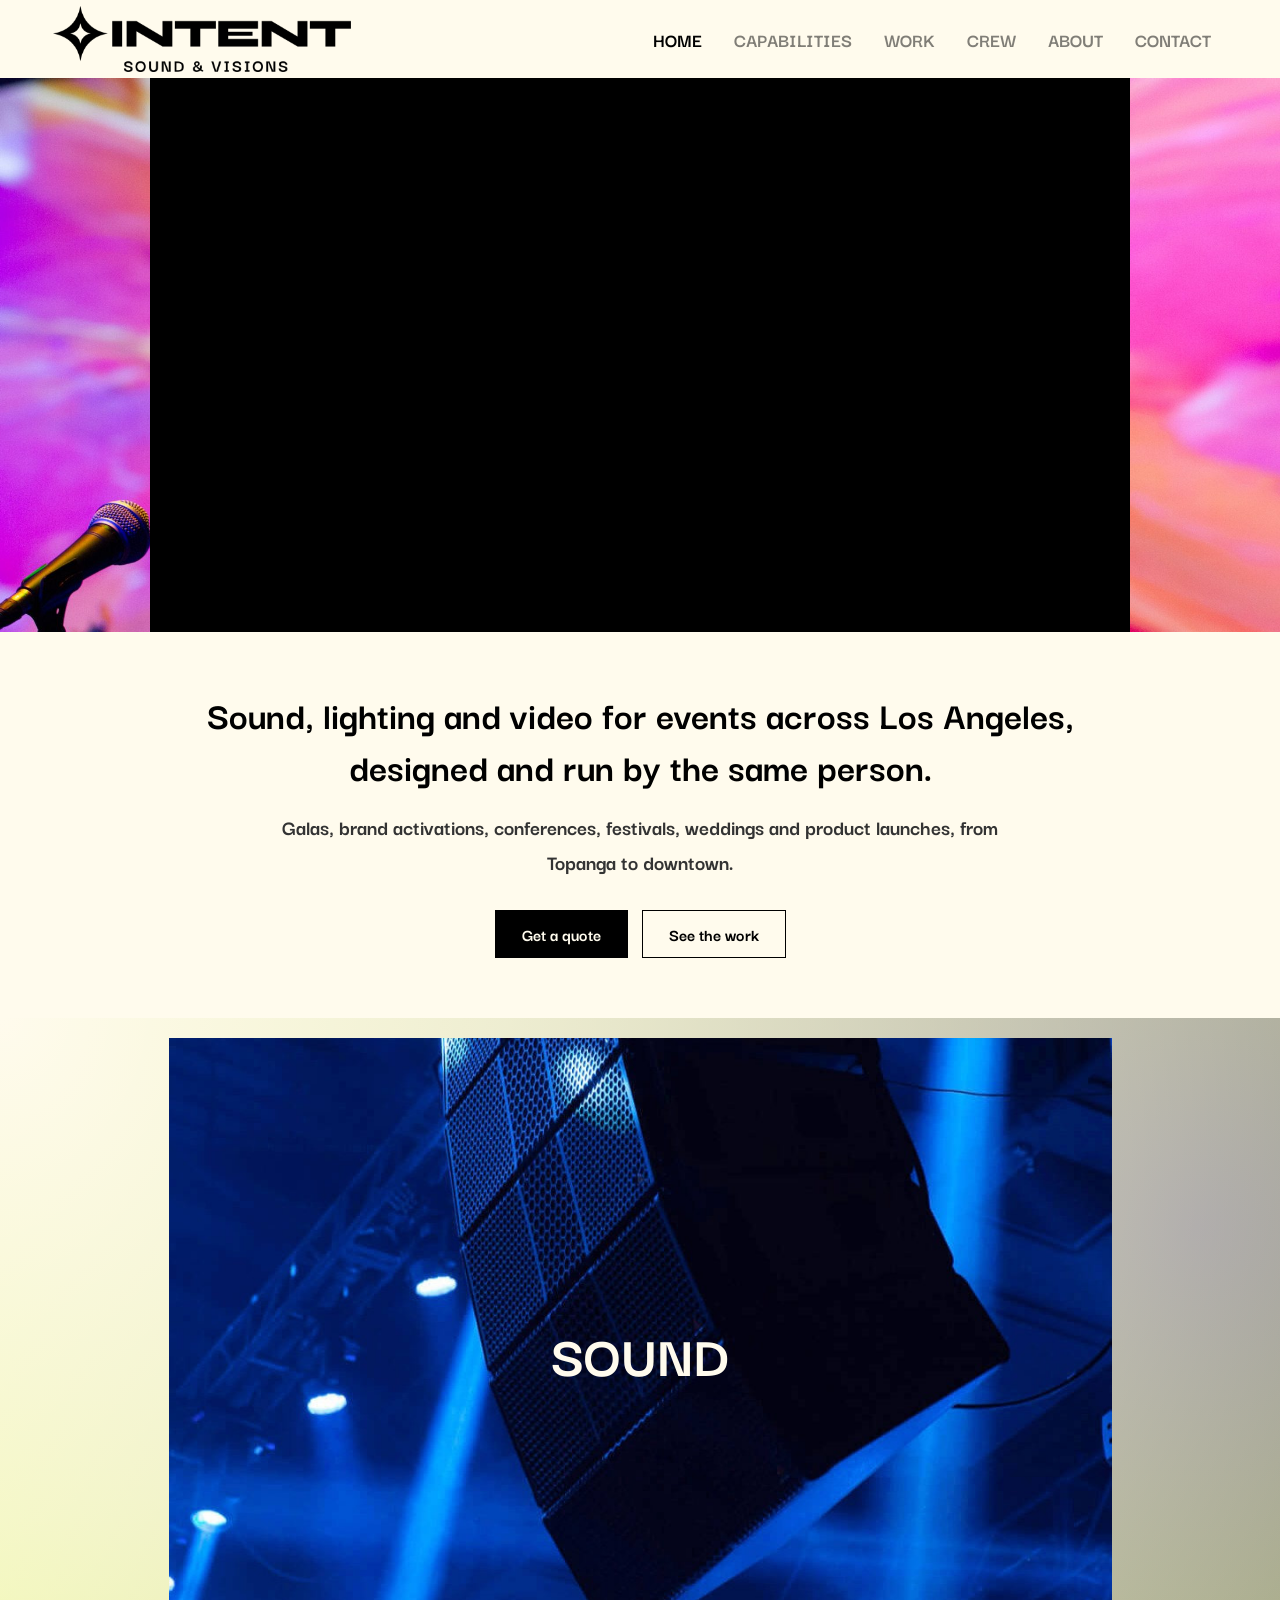
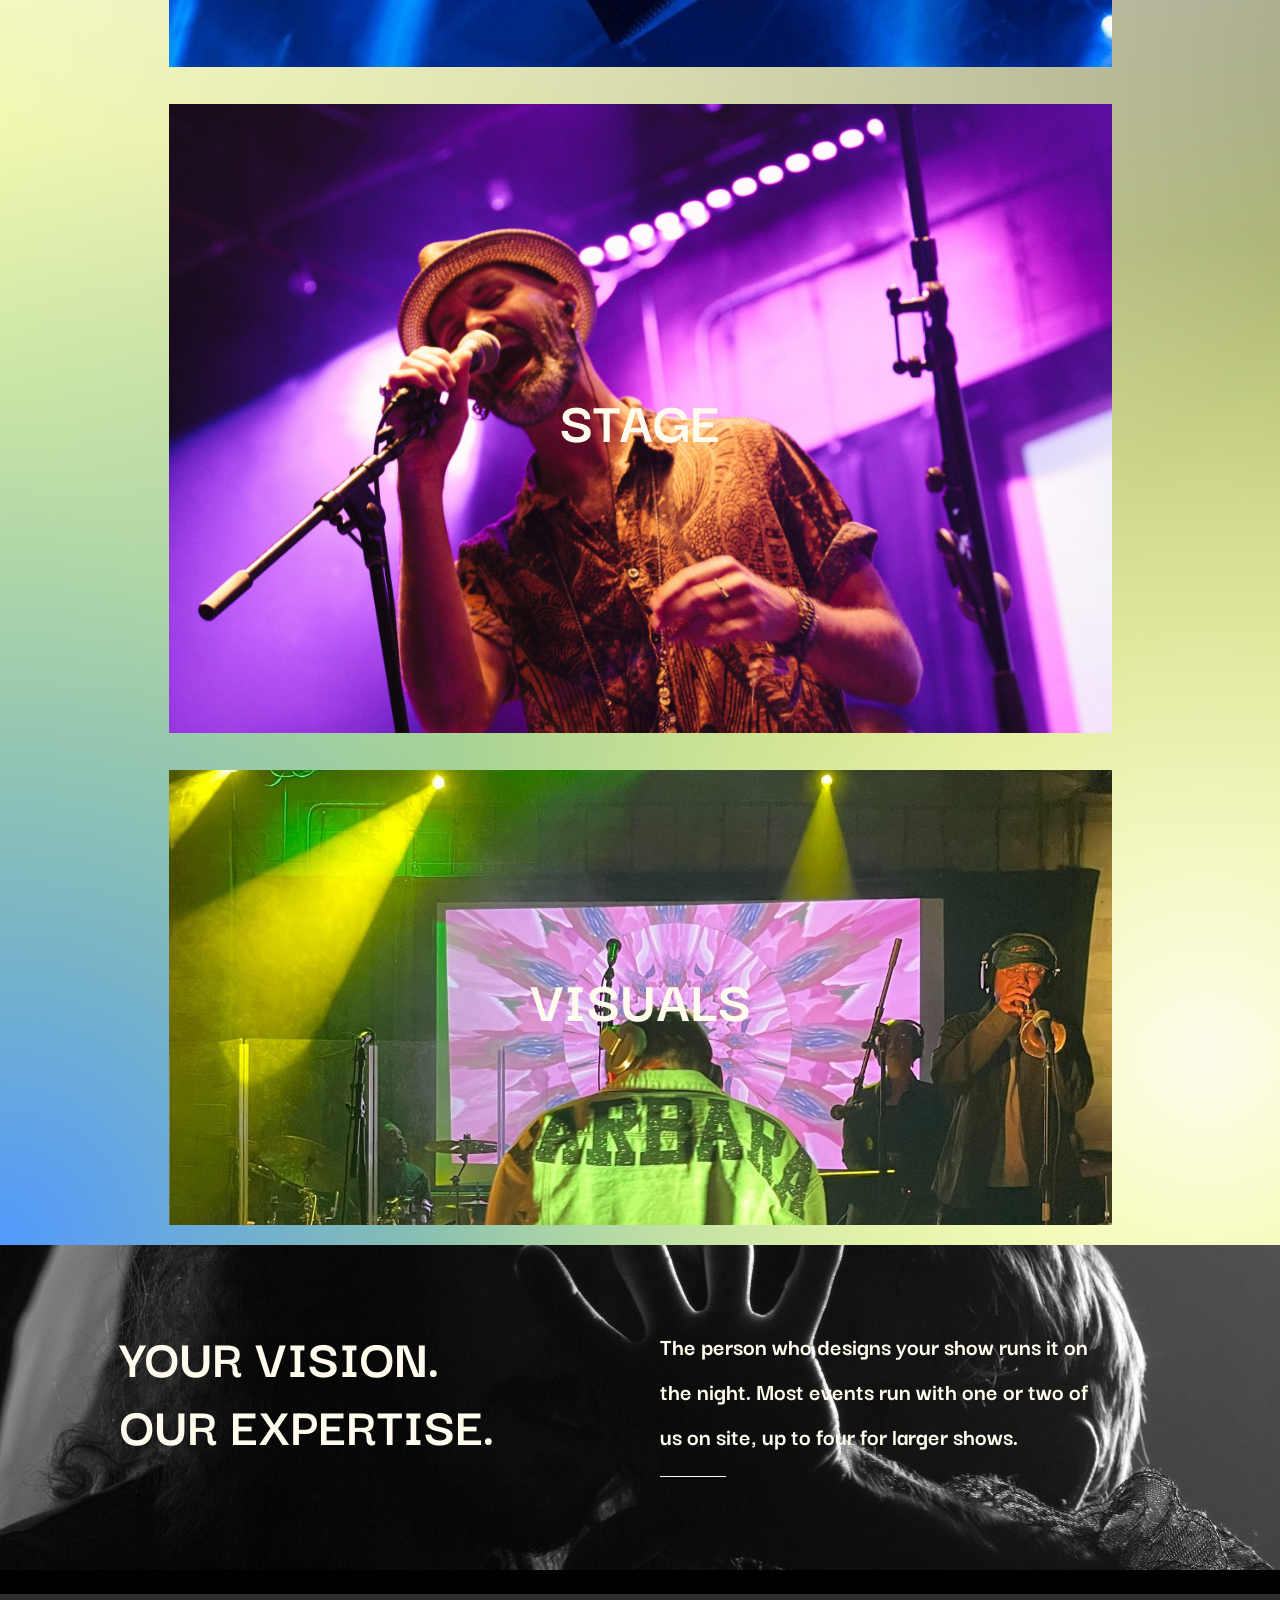
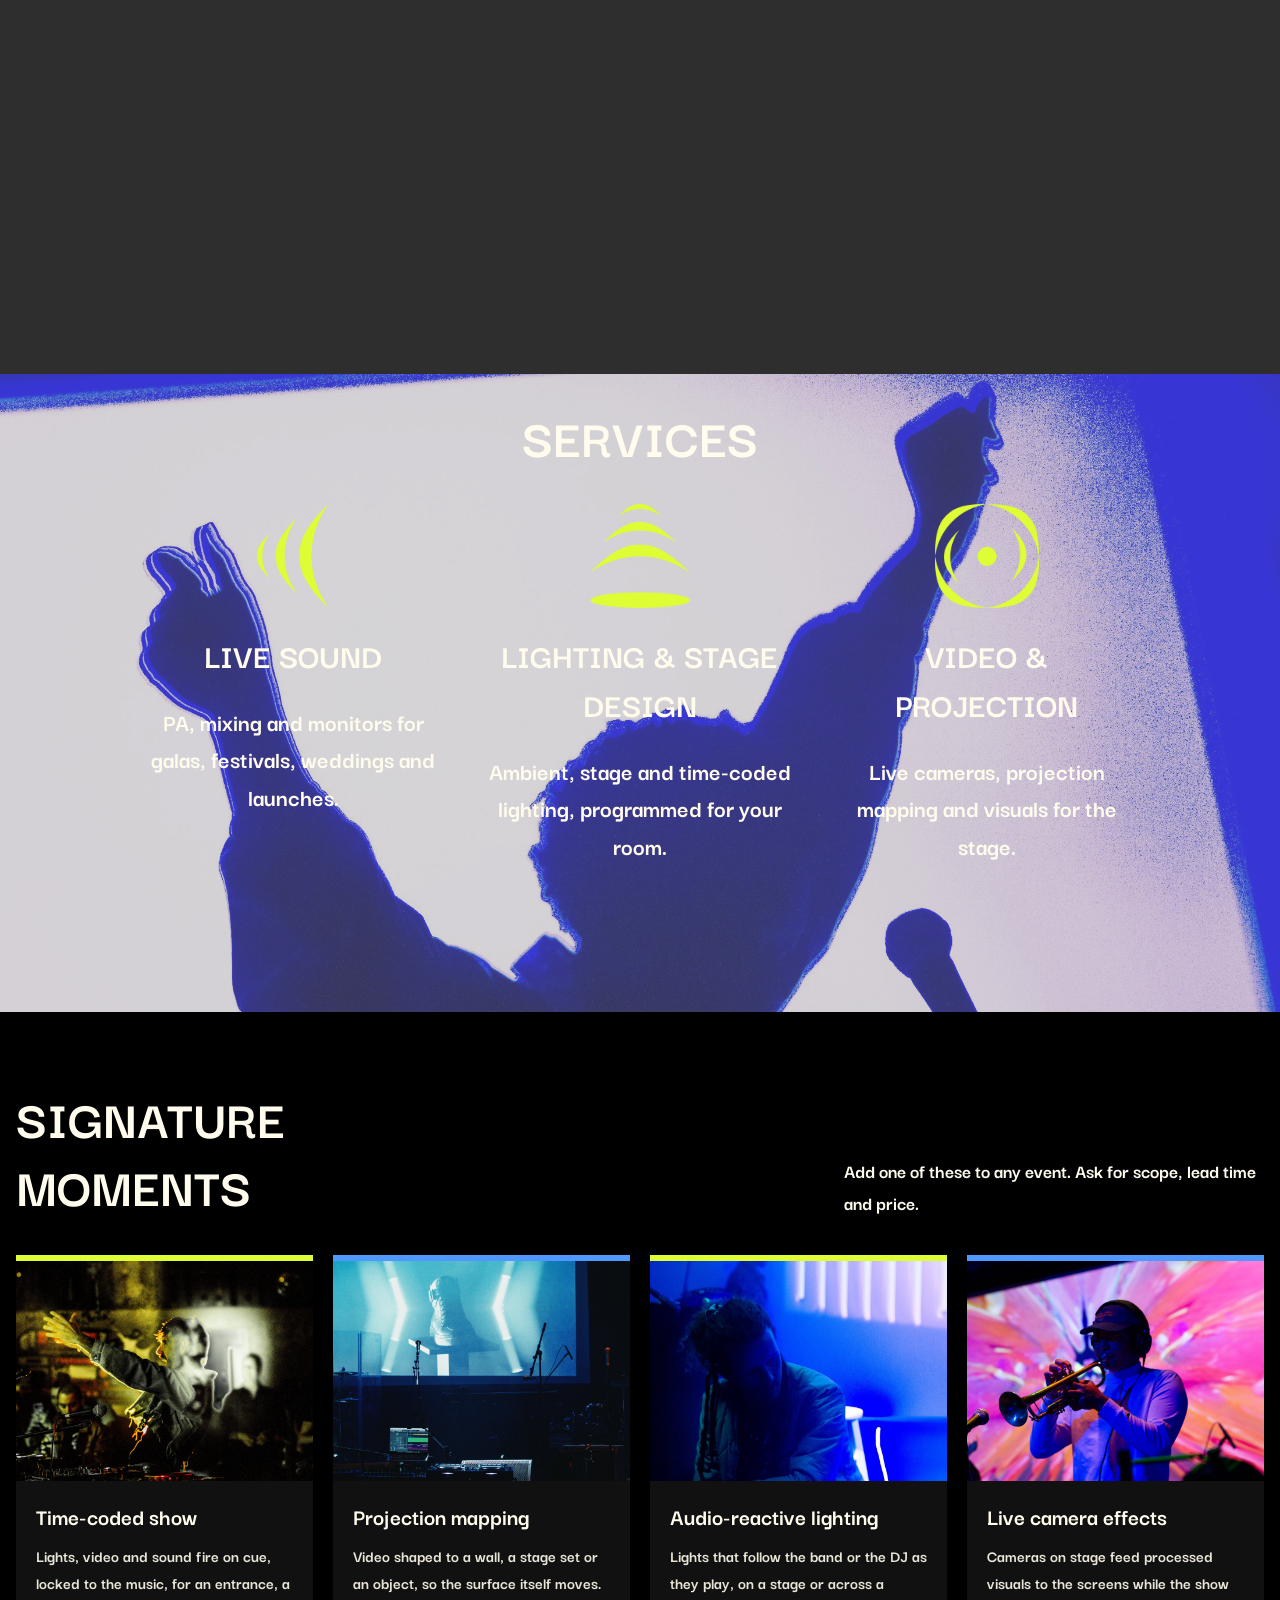
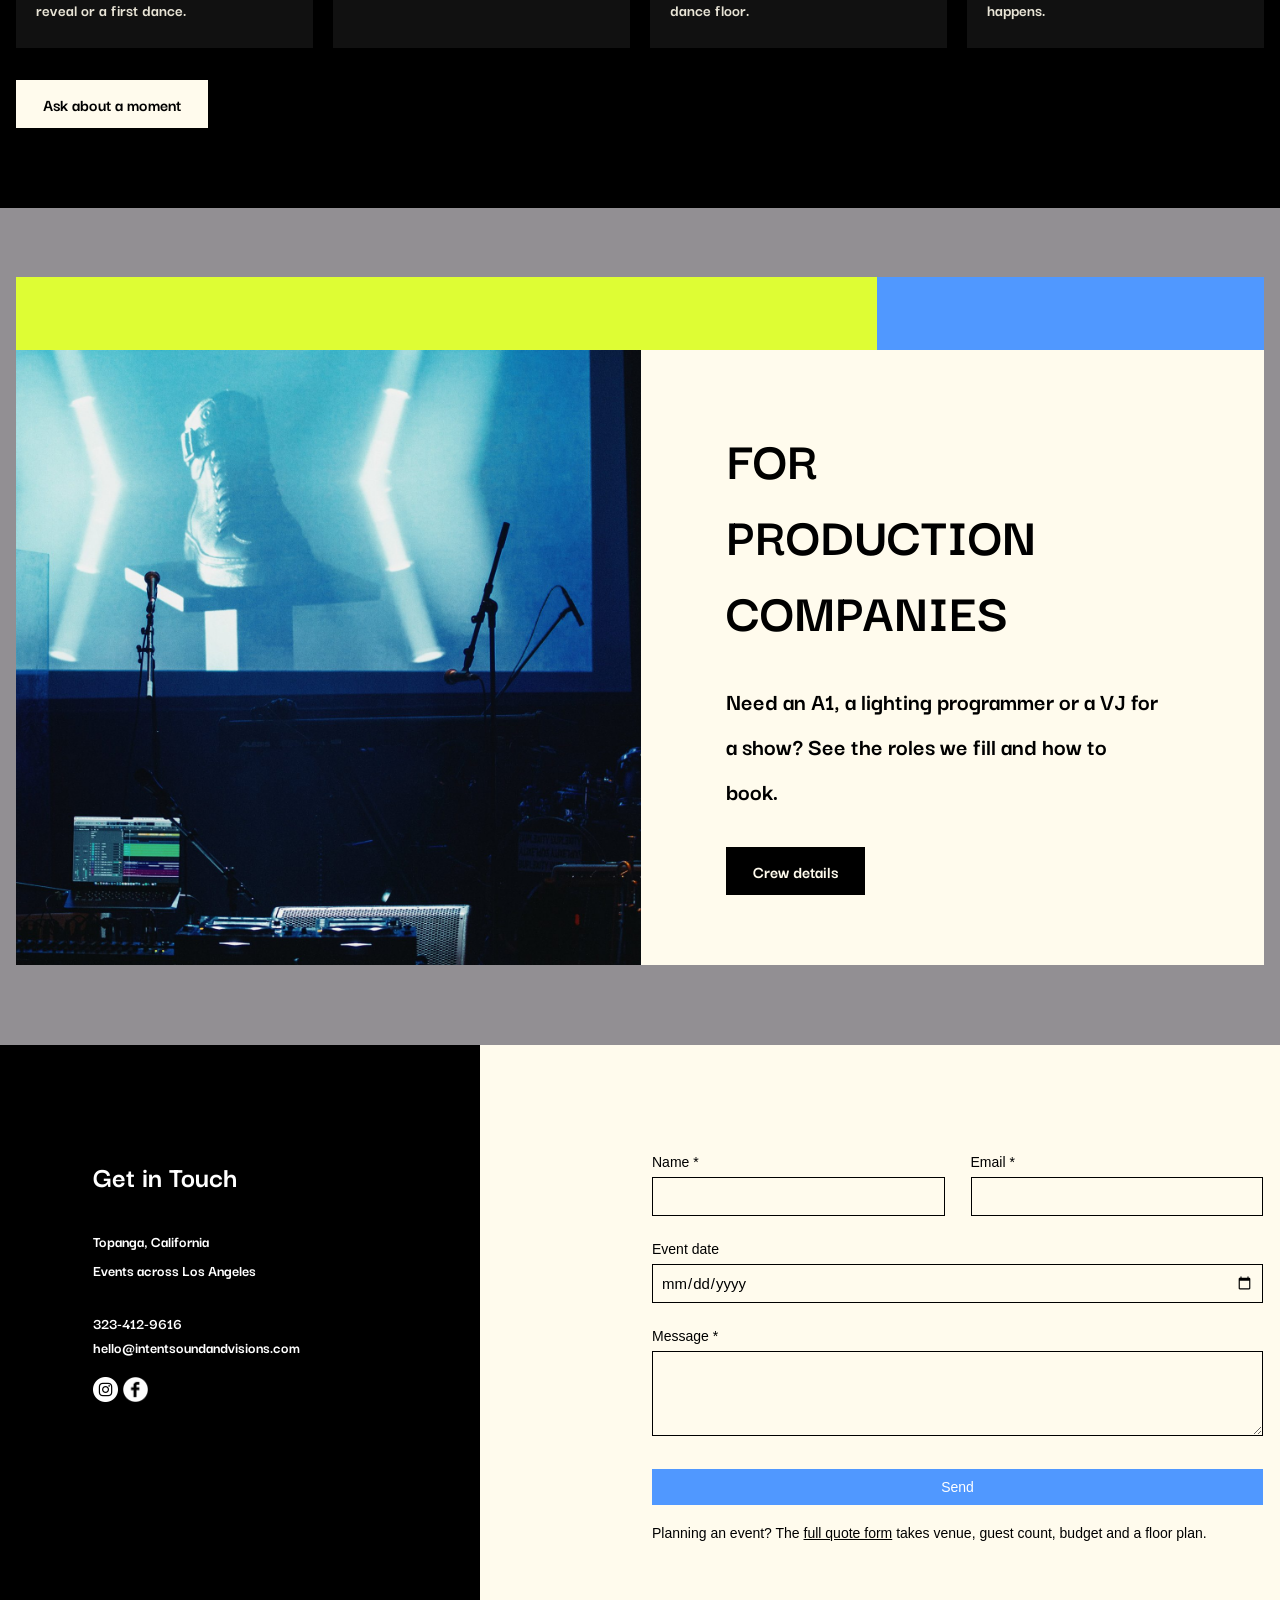
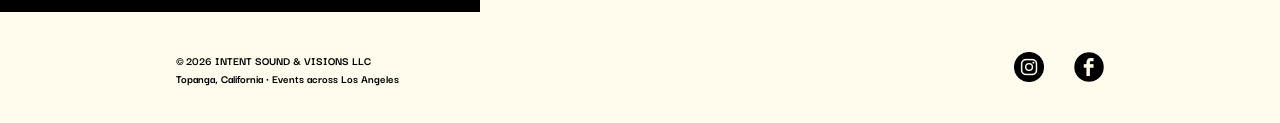
<file: index.html>
<!doctype html>
<html lang="en">
<head>
<meta charset="utf-8">
<meta name="viewport" content="width=device-width, initial-scale=1">
<title>Intent Sound & Visions | Event sound, lighting and video in Los Angeles</title>
<meta name="description" content="Live sound, lighting and video for events across Los Angeles, from Topanga to downtown. Galas, brand activations, conferences, festivals, weddings and product launches.">

<meta property="og:title" content="Intent Sound & Visions | Event sound, lighting and video in Los Angeles">
<meta property="og:description" content="Live sound, lighting and video for events across Los Angeles, from Topanga to downtown. Galas, brand activations, conferences, festivals, weddings and product launches.">
<meta property="og:image" content="https://intentsoundandvisions.com/assets/img/hero.jpg">
<link rel="icon" href="assets/img/favicon.png">
<link rel="stylesheet" href="assets/site.css">
</head>
<body>
<a class="skip" href="#main">Skip to Main Content</a>
<header class="site-header">
  <div class="inner">
    <a class="logo" href="./"><img src="assets/img/logo.png" alt="Intent Sound &amp; Visions" width="298" height="65"></a>
    <nav class="nav" aria-label="Main"><a href="./" aria-current="page">HOME</a><a href="capabilities/">CAPABILITIES</a><a href="work/">WORK</a><a href="crew/">CREW</a><a href="about/">ABOUT</a><a href="contact/">CONTACT</a></nav>
  </div>
</header>
<main id="main">

<section class="full hero">
  <img class="bg-img" src="assets/img/hero.jpg" alt="">
  <div class="video"><iframe src="https://www.youtube-nocookie.com/embed/qjrksY3dKO8?autoplay=1&amp;mute=1&amp;loop=1&amp;playlist=qjrksY3dKO8&amp;playsinline=1" title="Intent Sound &amp; Visions reel" allow="autoplay; encrypted-media; picture-in-picture; fullscreen" allowfullscreen></iframe></div>
</section>
<section class="intro">
  <h1>Sound, lighting and video for events across Los Angeles, designed and run by the same person.</h1>
  <p>Galas, brand activations, conferences, festivals, weddings and product launches, from Topanga to downtown.</p>
  <div class="actions"><a class="btn" href="contact/">Get a quote</a><a class="btn ghost" href="work/">See the work</a></div>
</section>
<section class="tiles">
  <a class="tile" href="capabilities/#sound"><img src="assets/img/tile-sound.jpg" alt="Line array speakers under stage lights"><span>SOUND</span></a>
  <a class="tile" href="capabilities/#lighting"><img src="assets/img/tile-stage.jpg" alt="Singer on a stage lit in purple"><span>STAGE</span></a>
  <a class="tile short" href="capabilities/#video"><img src="assets/img/about-stage.jpg" alt="Band in front of a projected visual" style="object-position:center 35%"><span>VISUALS</span></a>
</section>
<section class="full vision">
  <img class="bg-img" src="assets/img/band-vision.jpg" alt="">
  <div class="inner">
    <h2>YOUR VISION.<br>OUR EXPERTISE.</h2>
    <div><p>The person who designs your show runs it on the night. Most events run with one or two of us on site, up to four for larger shows.</p><div class="rule"></div></div>
  </div>
</section>
<section class="full strip" aria-hidden="true">
  <img class="bg-img" src="assets/img/strip-1.jpg" alt="">
  <img class="bg-img" src="assets/img/strip-2.jpg" alt="">
  <img class="bg-img" src="assets/img/services-bg.jpg" alt="">
</section>
<section class="full services">
  <img class="bg-img" src="assets/img/services-bg.jpg" alt="">
  <h2>SERVICES</h2>
  <div class="cols">
    <div><img class="icon" src="assets/img/icon-sound.png" alt=""><h3>LIVE SOUND</h3><p>PA, mixing and monitors for galas, festivals, weddings and launches.</p></div>
    <div><img class="icon" src="assets/img/icon-stage.png" alt=""><h3>LIGHTING &amp; STAGE DESIGN</h3><p>Ambient, stage and time-coded lighting, programmed for your room.</p></div>
    <div><img class="icon" src="assets/img/icon-studio.png" alt=""><h3>VIDEO &amp; PROJECTION</h3><p>Live cameras, projection mapping and visuals for the stage.</p></div>
  </div>
</section>
<section class="moments" id="signature-moments">
  <div class="head">
    <h2>SIGNATURE<br>MOMENTS</h2>
    <p>Add one of these to any event. Ask for scope, lead time and price.</p>
  </div>
  <div class="grid">
    <article class="moment"><img src="assets/img/strip-1.jpg" alt=""><h3>Time-coded show</h3><p>Lights, video and sound fire on cue, locked to the music, for an entrance, a reveal or a first dance.</p></article>
    <article class="moment"><img src="assets/img/creative-dev.jpg" alt=""><h3>Projection mapping</h3><p>Video shaped to a wall, a stage set or an object, so the surface itself moves.</p></article>
    <article class="moment"><img src="assets/img/portfolio-bg-1.jpg" alt=""><h3>Audio-reactive lighting</h3><p>Lights that follow the band or the DJ as they play, on a stage or across a dance floor.</p></article>
    <article class="moment"><img src="assets/img/hero.jpg" alt=""><h3>Live camera effects</h3><p>Cameras on stage feed processed visuals to the screens while the show happens.</p></article>
  </div>
  <div class="more"><a class="btn" href="contact/">Ask about a moment</a></div>
</section>
<section class="creative">
  <div class="box">
    <div class="bar"><span></span><span></span></div>
    <div class="body">
      <img src="assets/img/creative-dev.jpg" alt="Console and stage with projected visuals">
      <div class="panel"><h2>FOR PRODUCTION COMPANIES</h2><p>Need an A1, a lighting programmer or a VJ for a show? See the roles we fill and how to book.</p><a class="btn" href="crew/">Crew details</a></div>
    </div>
  </div>
</section>

<section class="contact" id="get-in-touch">
  <div class="info">
    <h2>Get in Touch</h2>
    <p>Topanga, California<br>Events across Los Angeles</p>
    <p><a href="tel:+13234129616">323-412-9616</a><br><a href="mailto:hello@intentsoundandvisions.com">hello@intentsoundandvisions.com</a></p>
    <div class="socials">
      <a href="https://www.instagram.com/intentsoundandvisions/"><img src="assets/img/social-instagram-round.png" alt="Instagram" style="filter:invert(1)"></a>
      <a href="https://www.facebook.com/people/Intent-Sound-Visions/61558468642563/"><img src="assets/img/social-facebook-round.png" alt="Facebook" style="filter:invert(1)"></a>
    </div>
  </div>
  <div class="form-side">
    <form class="wix-form" action="https://formsubmit.co/hello@intentsoundandvisions.com" method="POST">
      <input type="hidden" name="_subject" value="New message from the website"><input type="hidden" name="_next" value="https://intentsoundandvisions.com/contact/thanks/"><input type="hidden" name="_template" value="table"><input type="text" name="_honey" class="hp" tabindex="-1" autocomplete="off" aria-hidden="true">
      <div><label for="fn">Name *</label><input id="fn" name="name" autocomplete="name" required></div>
      <div><label for="em">Email *</label><input id="em" type="email" name="email" autocomplete="email" required></div>
      <div class="wide"><label for="dt">Event date</label><input id="dt" type="date" name="event_date"></div>
      <div class="wide"><label for="msg">Message *</label><textarea id="msg" name="message" required></textarea></div>
      <button type="submit">Send</button>
    </form>
    <p class="form-note">Planning an event? The <a href="contact/">full quote form</a> takes venue, guest count, budget and a floor plan.</p>
  </div>
</section>
</main>
<footer class="site-footer">
  <div class="inner">
    <div><small>© 2026 INTENT SOUND &amp; VISIONS LLC</small><span class="loc">Topanga, California · Events across Los Angeles</span></div>
    <div class="round">
      <a href="https://www.instagram.com/intentsoundandvisions/" aria-label="Instagram"><img src="assets/img/social-instagram-round.png" alt="Instagram"></a>
      <a href="https://www.facebook.com/people/Intent-Sound-Visions/61558468642563/" aria-label="Facebook"><img src="assets/img/social-facebook-round.png" alt="Facebook"></a>
    </div>
  </div>
</footer>
</body>
</html>
</file>
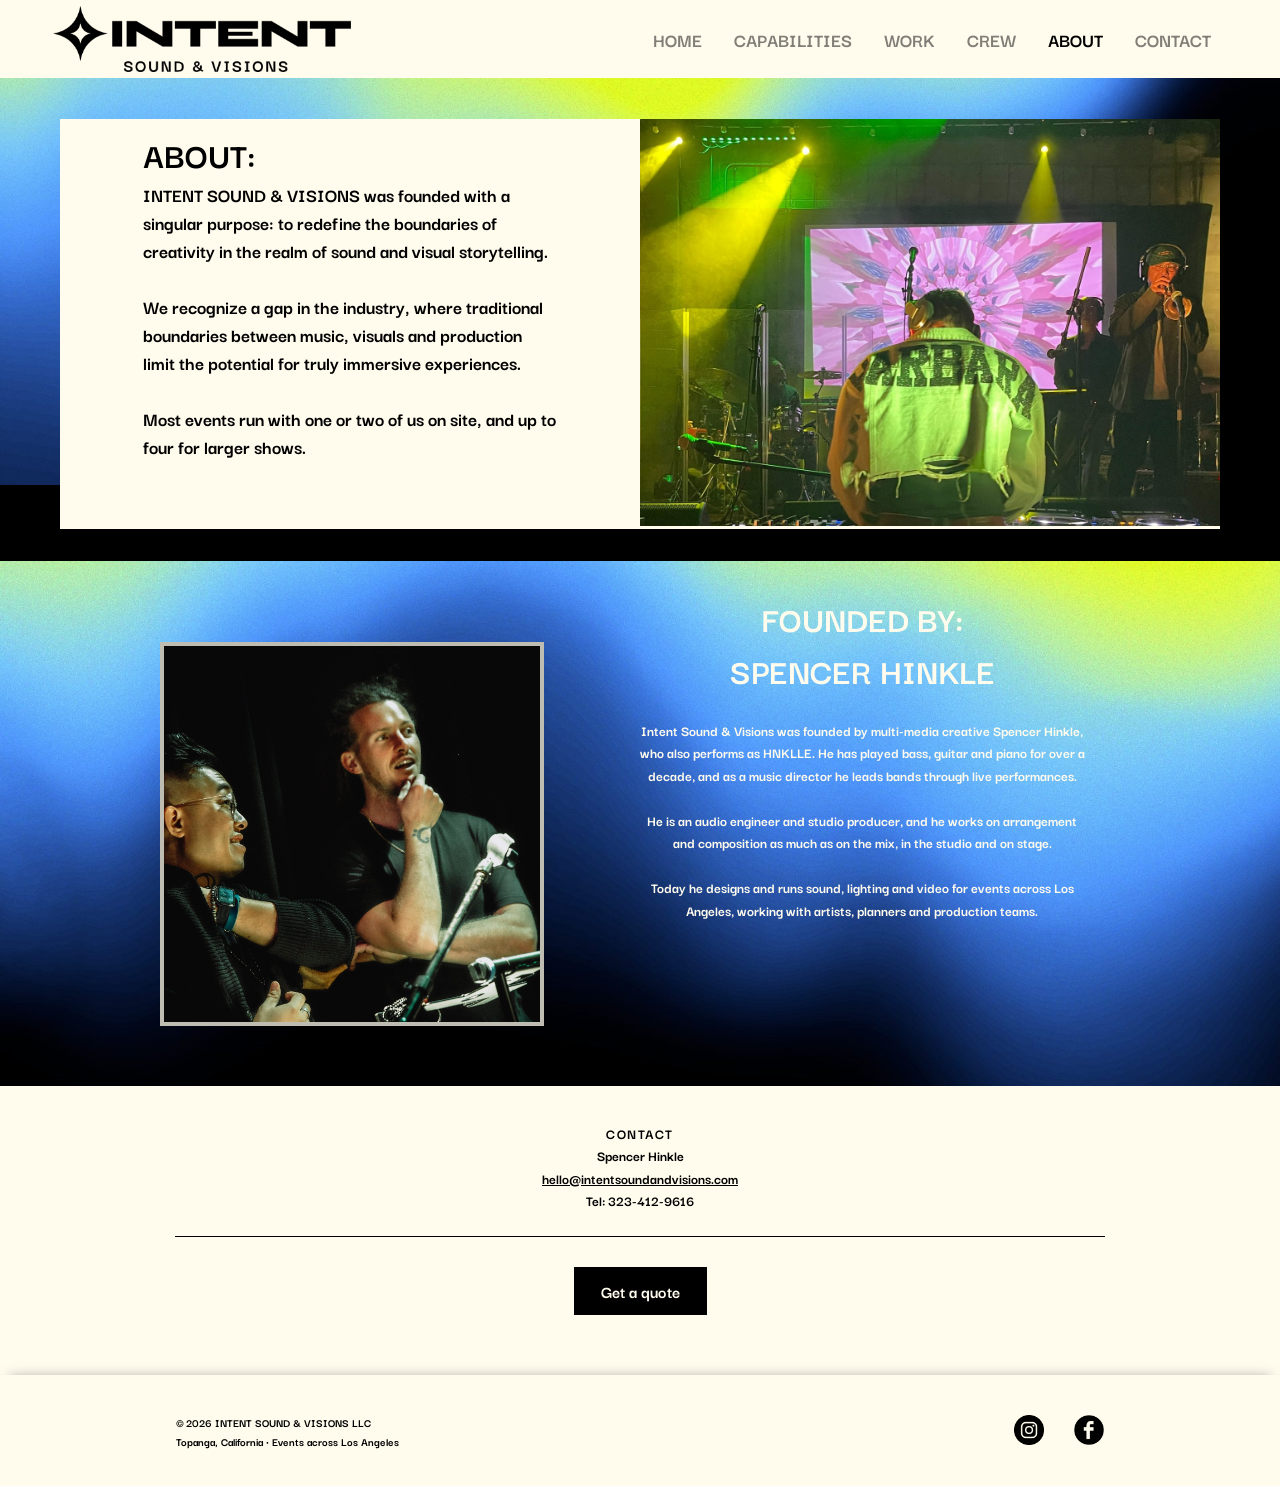
<file: about/index.html>
<!doctype html>
<html lang="en">
<head>
<meta charset="utf-8">
<meta name="viewport" content="width=device-width, initial-scale=1">
<title>About | Intent Sound & Visions</title>
<meta name="description" content="Live sound, lighting and video for events across Los Angeles, from Topanga to downtown. Galas, brand activations, conferences, festivals, weddings and product launches.">

<meta property="og:title" content="About | Intent Sound & Visions">
<meta property="og:description" content="Live sound, lighting and video for events across Los Angeles, from Topanga to downtown. Galas, brand activations, conferences, festivals, weddings and product launches.">
<meta property="og:image" content="https://intentsoundandvisions.com/assets/img/hero.jpg">
<link rel="icon" href="../assets/img/favicon.png">
<link rel="stylesheet" href="../assets/site.css">
</head>
<body>
<a class="skip" href="#main">Skip to Main Content</a>
<header class="site-header">
  <div class="inner">
    <a class="logo" href="../"><img src="../assets/img/logo.png" alt="Intent Sound &amp; Visions" width="298" height="65"></a>
    <nav class="nav" aria-label="Main"><a href="../">HOME</a><a href="../capabilities/">CAPABILITIES</a><a href="../work/">WORK</a><a href="../crew/">CREW</a><a href="../about/" aria-current="page">ABOUT</a><a href="../contact/">CONTACT</a></nav>
  </div>
</header>
<main id="main">

<section class="ab-section ab-intro">
  <img class="bg-img" src="../assets/img/about-bg-3.jpg" alt="">
  <div class="row">
    <div class="text">
      <h1>ABOUT:</h1>
      <p>INTENT SOUND &amp; VISIONS was founded with a singular purpose: to redefine the boundaries of creativity in the realm of sound and visual storytelling.</p>
      <p>We recognize a gap in the industry, where traditional boundaries between music, visuals and production limit the potential for truly immersive experiences.</p>
      <p>Most events run with one or two of us on site, and up to four for larger shows.</p>
    </div>
    <img src="../assets/img/about-stage.jpg" alt="Band performing in front of a projected visual">
  </div>
</section>
<section class="ab-founder">
  <img class="bg-img" src="../assets/img/about-bg-2.jpg" alt="">
  <div class="row">
    <div class="photo"><img src="../assets/img/about-founder.jpg" alt="Spencer Hinkle at a microphone stand"></div>
    <div>
      <h2>FOUNDED BY:<br>SPENCER HINKLE</h2>
      <p>Intent Sound &amp; Visions was founded by multi-media creative Spencer Hinkle, who also performs as HNKLLE. He has played bass, guitar and piano for over a decade, and as a music director he leads bands through live performances.</p>
      <p>He is an audio engineer and studio producer, and he works on arrangement and composition as much as on the mix, in the studio and on stage.</p>
      <p>Today he designs and runs sound, lighting and video for events across Los Angeles, working with artists, planners and production teams.</p>
    </div>
  </div>
</section>
<section class="ab-contact">
  <p class="label">CONTACT</p>
  <p>Spencer Hinkle<br><a href="mailto:hello@intentsoundandvisions.com">hello@intentsoundandvisions.com</a><br>Tel: 323-412-9616</p>
  <hr>
  <a class="btn" href="../contact/">Get a quote</a>
</section>
</main>
<footer class="site-footer">
  <div class="inner">
    <div><small>© 2026 INTENT SOUND &amp; VISIONS LLC</small><span class="loc">Topanga, California · Events across Los Angeles</span></div>
    <div class="round">
      <a href="https://www.instagram.com/intentsoundandvisions/" aria-label="Instagram"><img src="../assets/img/social-instagram-round.png" alt="Instagram"></a>
      <a href="https://www.facebook.com/people/Intent-Sound-Visions/61558468642563/" aria-label="Facebook"><img src="../assets/img/social-facebook-round.png" alt="Facebook"></a>
    </div>
  </div>
</footer>
</body>
</html>
</file>
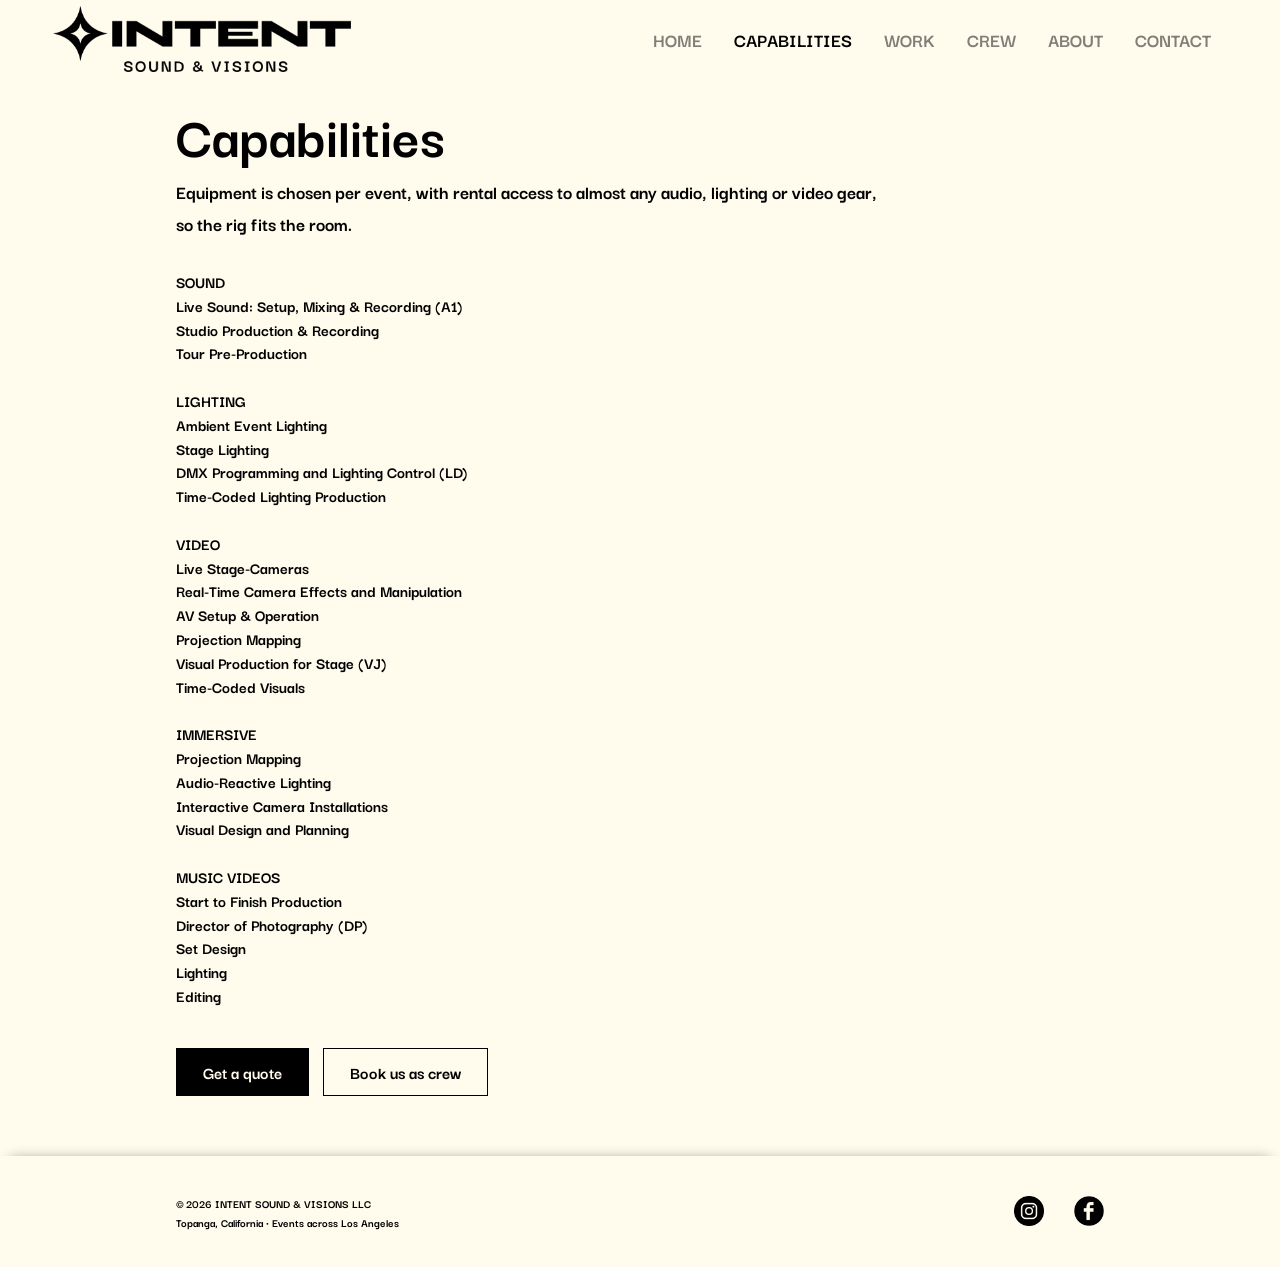
<file: capabilities/index.html>
<!doctype html>
<html lang="en">
<head>
<meta charset="utf-8">
<meta name="viewport" content="width=device-width, initial-scale=1">
<title>Capabilities | Intent Sound & Visions</title>
<meta name="description" content="Live sound, lighting and video for events across Los Angeles, from Topanga to downtown. Galas, brand activations, conferences, festivals, weddings and product launches.">

<meta property="og:title" content="Capabilities | Intent Sound & Visions">
<meta property="og:description" content="Live sound, lighting and video for events across Los Angeles, from Topanga to downtown. Galas, brand activations, conferences, festivals, weddings and product launches.">
<meta property="og:image" content="https://intentsoundandvisions.com/assets/img/hero.jpg">
<link rel="icon" href="../assets/img/favicon.png">
<link rel="stylesheet" href="../assets/site.css">
</head>
<body>
<a class="skip" href="#main">Skip to Main Content</a>
<header class="site-header">
  <div class="inner">
    <a class="logo" href="../"><img src="../assets/img/logo.png" alt="Intent Sound &amp; Visions" width="298" height="65"></a>
    <nav class="nav" aria-label="Main"><a href="../">HOME</a><a href="../capabilities/" aria-current="page">CAPABILITIES</a><a href="../work/">WORK</a><a href="../crew/">CREW</a><a href="../about/">ABOUT</a><a href="../contact/">CONTACT</a></nav>
  </div>
</header>
<main id="main">

<section class="caps">
  <h1>Capabilities</h1>
  <p class="lede" style="font-size:20px;line-height:1.6;max-width:720px;margin-bottom:30px">Equipment is chosen per event, with rental access to almost any audio, lighting or video gear, so the rig fits the room.</p>
  <div class="list">
    <h2 id="sound">SOUND</h2><ul><li>Live Sound: Setup, Mixing &amp; Recording (A1)</li><li>Studio Production &amp; Recording</li><li>Tour Pre-Production</li></ul>
    <h2 id="lighting">LIGHTING</h2><ul><li>Ambient Event Lighting</li><li>Stage Lighting</li><li>DMX Programming and Lighting Control (LD)</li><li>Time-Coded Lighting Production</li></ul>
    <h2 id="video">VIDEO</h2><ul><li>Live Stage-Cameras</li><li>Real-Time Camera Effects and Manipulation</li><li>AV Setup &amp; Operation</li><li>Projection Mapping</li><li>Visual Production for Stage (VJ)</li><li>Time-Coded Visuals</li></ul>
    <h2 id="immersive">IMMERSIVE</h2><ul><li>Projection Mapping</li><li>Audio-Reactive Lighting</li><li>Interactive Camera Installations</li><li>Visual Design and Planning</li></ul>
    <h2 id="music-videos">MUSIC VIDEOS</h2><ul><li>Start to Finish Production</li><li>Director of Photography (DP)</li><li>Set Design</li><li>Lighting</li><li>Editing</li></ul>
  </div>
  <div class="cta"><a class="btn" href="../contact/">Get a quote</a><a class="btn ghost" href="../crew/">Book us as crew</a></div>
</section>
</main>
<footer class="site-footer">
  <div class="inner">
    <div><small>© 2026 INTENT SOUND &amp; VISIONS LLC</small><span class="loc">Topanga, California · Events across Los Angeles</span></div>
    <div class="round">
      <a href="https://www.instagram.com/intentsoundandvisions/" aria-label="Instagram"><img src="../assets/img/social-instagram-round.png" alt="Instagram"></a>
      <a href="https://www.facebook.com/people/Intent-Sound-Visions/61558468642563/" aria-label="Facebook"><img src="../assets/img/social-facebook-round.png" alt="Facebook"></a>
    </div>
  </div>
</footer>
</body>
</html>
</file>
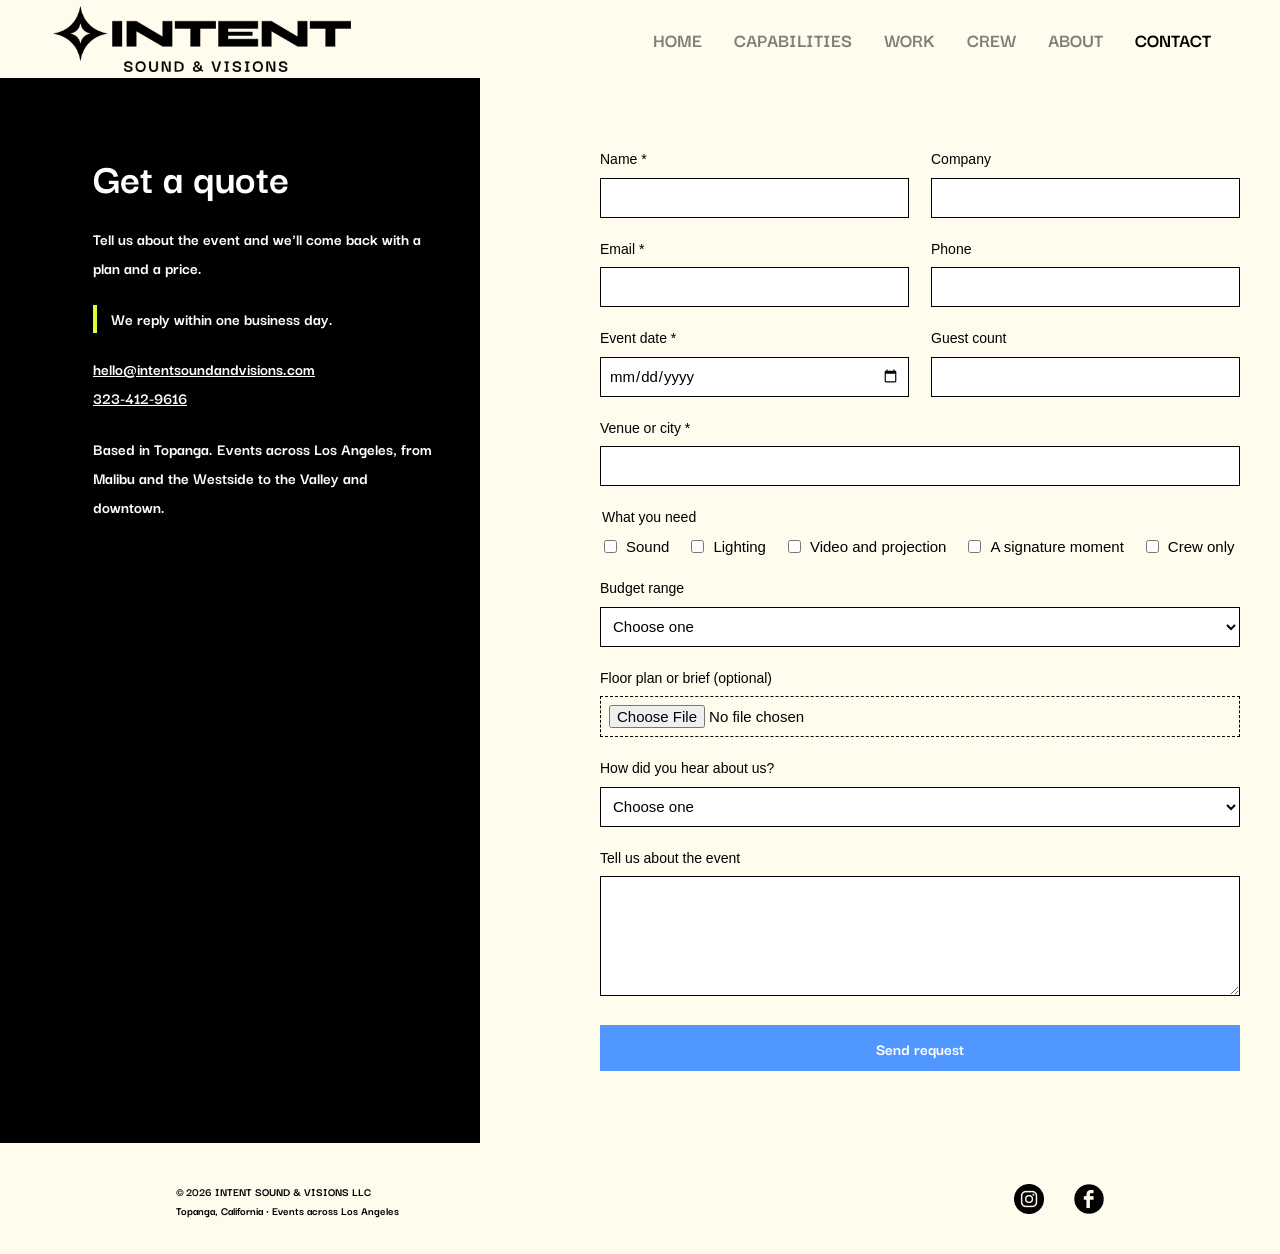
<file: contact/index.html>
<!doctype html>
<html lang="en">
<head>
<meta charset="utf-8">
<meta name="viewport" content="width=device-width, initial-scale=1">
<title>Get a quote | Intent Sound & Visions</title>
<meta name="description" content="Live sound, lighting and video for events across Los Angeles, from Topanga to downtown. Galas, brand activations, conferences, festivals, weddings and product launches.">

<meta property="og:title" content="Get a quote | Intent Sound & Visions">
<meta property="og:description" content="Live sound, lighting and video for events across Los Angeles, from Topanga to downtown. Galas, brand activations, conferences, festivals, weddings and product launches.">
<meta property="og:image" content="https://intentsoundandvisions.com/assets/img/hero.jpg">
<link rel="icon" href="../assets/img/favicon.png">
<link rel="stylesheet" href="../assets/site.css">
</head>
<body>
<a class="skip" href="#main">Skip to Main Content</a>
<header class="site-header">
  <div class="inner">
    <a class="logo" href="../"><img src="../assets/img/logo.png" alt="Intent Sound &amp; Visions" width="298" height="65"></a>
    <nav class="nav" aria-label="Main"><a href="../">HOME</a><a href="../capabilities/">CAPABILITIES</a><a href="../work/">WORK</a><a href="../crew/">CREW</a><a href="../about/">ABOUT</a><a href="../contact/" aria-current="page">CONTACT</a></nav>
  </div>
</header>
<main id="main">

<section class="contact-page">
  <div class="info">
    <h1>Get a quote</h1>
    <p>Tell us about the event and we'll come back with a plan and a price.</p>
    <p class="promise">We reply within one business day.</p>
    <p><a href="mailto:hello@intentsoundandvisions.com">hello@intentsoundandvisions.com</a><br><a href="tel:+13234129616">323-412-9616</a></p>
    <p>Based in Topanga. Events across Los Angeles, from Malibu and the Westside to the Valley and downtown.</p>
  </div>
  <div class="form-side">
    <form class="quote-form" action="https://formsubmit.co/hello@intentsoundandvisions.com" method="POST" enctype="multipart/form-data">
      <input type="hidden" name="_subject" value="Quote request from the website"><input type="hidden" name="_next" value="https://intentsoundandvisions.com/contact/thanks/"><input type="hidden" name="_template" value="table"><input type="text" name="_honey" class="hp" tabindex="-1" autocomplete="off" aria-hidden="true">
      <div><label for="q-name">Name *</label><input id="q-name" name="name" autocomplete="name" required></div>
      <div><label for="q-company">Company</label><input id="q-company" name="company" autocomplete="organization"></div>
      <div><label for="q-email">Email *</label><input id="q-email" type="email" name="email" autocomplete="email" required></div>
      <div><label for="q-phone">Phone</label><input id="q-phone" type="tel" name="phone" autocomplete="tel"></div>
      <div><label for="q-date">Event date *</label><input id="q-date" type="date" name="event_date" required></div>
      <div><label for="q-guests">Guest count</label><input id="q-guests" type="number" min="1" name="guest_count"></div>
      <div class="wide"><label for="q-venue">Venue or city *</label><input id="q-venue" name="venue" required></div>
      <fieldset class="wide"><legend>What you need</legend>
        <div class="checks">
          <label><input type="checkbox" name="need_sound" value="Yes"> Sound</label>
          <label><input type="checkbox" name="need_lighting" value="Yes"> Lighting</label>
          <label><input type="checkbox" name="need_video" value="Yes"> Video and projection</label>
          <label><input type="checkbox" name="need_signature_moment" value="Yes"> A signature moment</label>
          <label><input type="checkbox" name="need_crew_only" value="Yes"> Crew only</label>
        </div>
      </fieldset>
      <div class="wide"><label for="q-budget">Budget range</label>
        <select id="q-budget" name="budget"><option value="">Choose one</option><option>$1,500 to $5,000</option><option>$5,000 to $15,000</option><option>$15,000 and up</option><option>Not sure yet</option></select></div>
      <div class="wide"><label for="q-file">Floor plan or brief (optional)</label><input id="q-file" type="file" name="attachment" accept=".pdf,.png,.jpg,.jpeg,.doc,.docx"></div>
      <div class="wide"><label for="q-heard">How did you hear about us?</label>
        <select id="q-heard" name="heard_about_us"><option value="">Choose one</option><option>A venue or planner recommended you</option><option>We've worked together before</option><option>Instagram</option><option>Google search</option><option>Other</option></select></div>
      <div class="wide"><label for="q-msg">Tell us about the event</label><textarea id="q-msg" name="message"></textarea></div>
      <button type="submit">Send request</button>
    </form>
  </div>
</section>
</main>
<footer class="site-footer">
  <div class="inner">
    <div><small>© 2026 INTENT SOUND &amp; VISIONS LLC</small><span class="loc">Topanga, California · Events across Los Angeles</span></div>
    <div class="round">
      <a href="https://www.instagram.com/intentsoundandvisions/" aria-label="Instagram"><img src="../assets/img/social-instagram-round.png" alt="Instagram"></a>
      <a href="https://www.facebook.com/people/Intent-Sound-Visions/61558468642563/" aria-label="Facebook"><img src="../assets/img/social-facebook-round.png" alt="Facebook"></a>
    </div>
  </div>
</footer>
</body>
</html>
</file>
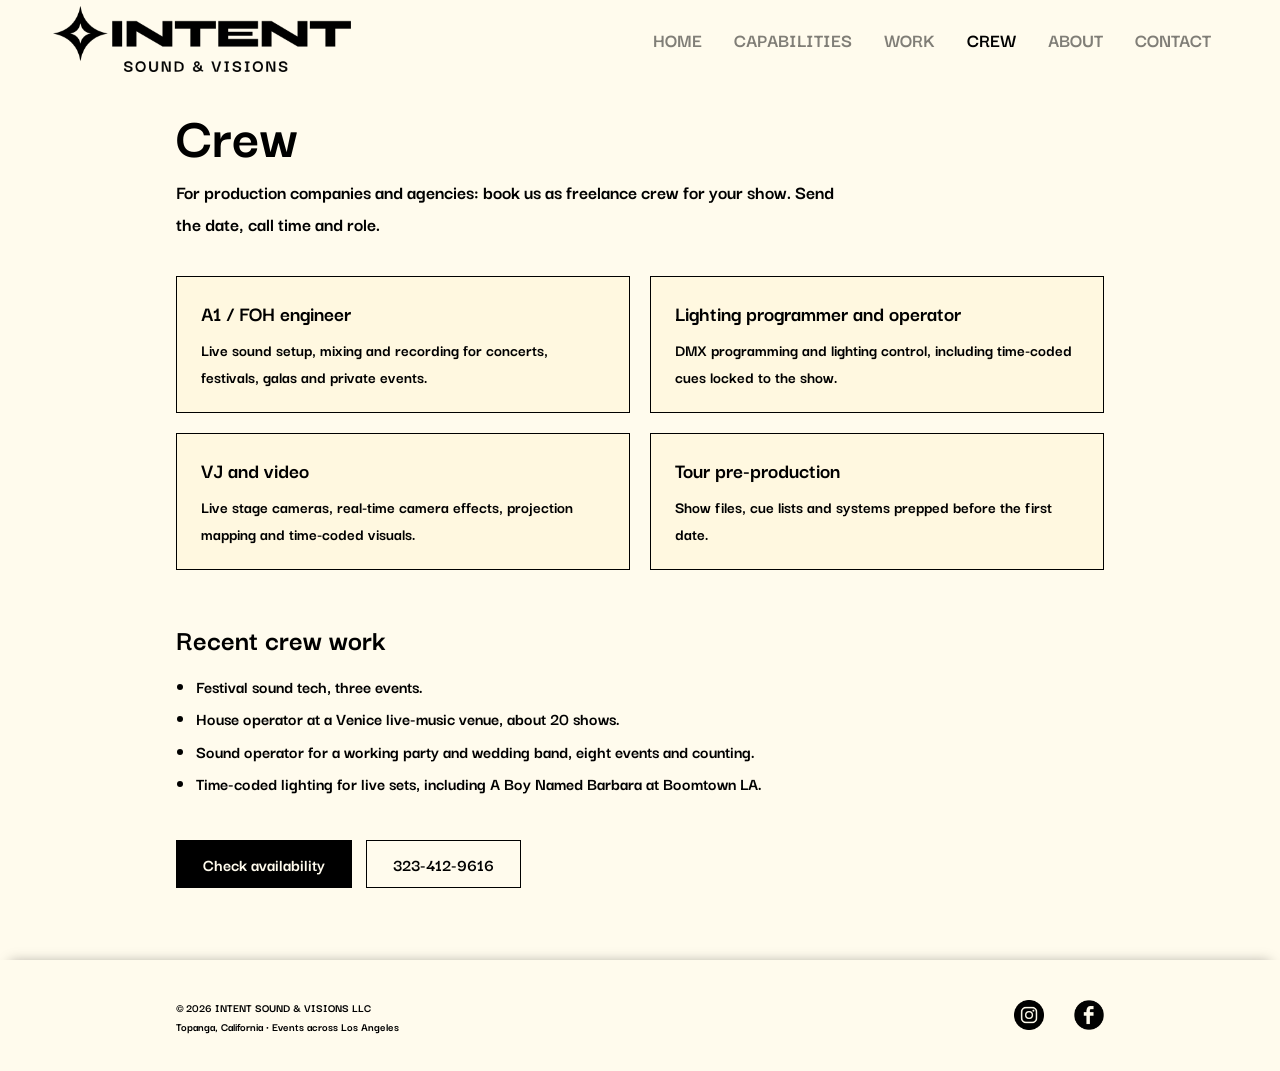
<file: crew/index.html>
<!doctype html>
<html lang="en">
<head>
<meta charset="utf-8">
<meta name="viewport" content="width=device-width, initial-scale=1">
<title>Crew | Intent Sound & Visions</title>
<meta name="description" content="Freelance A1, lighting programmer and VJ crew for production companies and agencies in Los Angeles.">

<meta property="og:title" content="Crew | Intent Sound & Visions">
<meta property="og:description" content="Freelance A1, lighting programmer and VJ crew for production companies and agencies in Los Angeles.">
<meta property="og:image" content="https://intentsoundandvisions.com/assets/img/hero.jpg">
<link rel="icon" href="../assets/img/favicon.png">
<link rel="stylesheet" href="../assets/site.css">
</head>
<body>
<a class="skip" href="#main">Skip to Main Content</a>
<header class="site-header">
  <div class="inner">
    <a class="logo" href="../"><img src="../assets/img/logo.png" alt="Intent Sound &amp; Visions" width="298" height="65"></a>
    <nav class="nav" aria-label="Main"><a href="../">HOME</a><a href="../capabilities/">CAPABILITIES</a><a href="../work/">WORK</a><a href="../crew/" aria-current="page">CREW</a><a href="../about/">ABOUT</a><a href="../contact/">CONTACT</a></nav>
  </div>
</header>
<main id="main">

<section class="crew">
  <h1>Crew</h1>
  <p class="lede">For production companies and agencies: book us as freelance crew for your show. Send the date, call time and role.</p>
  <div class="roles">
    <div class="role"><h2>A1 / FOH engineer</h2><p>Live sound setup, mixing and recording for concerts, festivals, galas and private events.</p></div>
    <div class="role"><h2>Lighting programmer and operator</h2><p>DMX programming and lighting control, including time-coded cues locked to the show.</p></div>
    <div class="role"><h2>VJ and video</h2><p>Live stage cameras, real-time camera effects, projection mapping and time-coded visuals.</p></div>
    <div class="role"><h2>Tour pre-production</h2><p>Show files, cue lists and systems prepped before the first date.</p></div>
  </div>
  <h2 class="sec">Recent crew work</h2>
  <ul class="done">
    <li>Festival sound tech, three events.</li>
    <li>House operator at a Venice live-music venue, about 20 shows.</li>
    <li>Sound operator for a working party and wedding band, eight events and counting.</li>
    <li>Time-coded lighting for live sets, including A Boy Named Barbara at Boomtown LA.</li>
  </ul>
  <div class="cta"><a class="btn" href="mailto:hello@intentsoundandvisions.com?subject=Crew%20availability">Check availability</a><a class="btn ghost" href="tel:+13234129616">323-412-9616</a></div>
</section>
</main>
<footer class="site-footer">
  <div class="inner">
    <div><small>© 2026 INTENT SOUND &amp; VISIONS LLC</small><span class="loc">Topanga, California · Events across Los Angeles</span></div>
    <div class="round">
      <a href="https://www.instagram.com/intentsoundandvisions/" aria-label="Instagram"><img src="../assets/img/social-instagram-round.png" alt="Instagram"></a>
      <a href="https://www.facebook.com/people/Intent-Sound-Visions/61558468642563/" aria-label="Facebook"><img src="../assets/img/social-facebook-round.png" alt="Facebook"></a>
    </div>
  </div>
</footer>
</body>
</html>
</file>
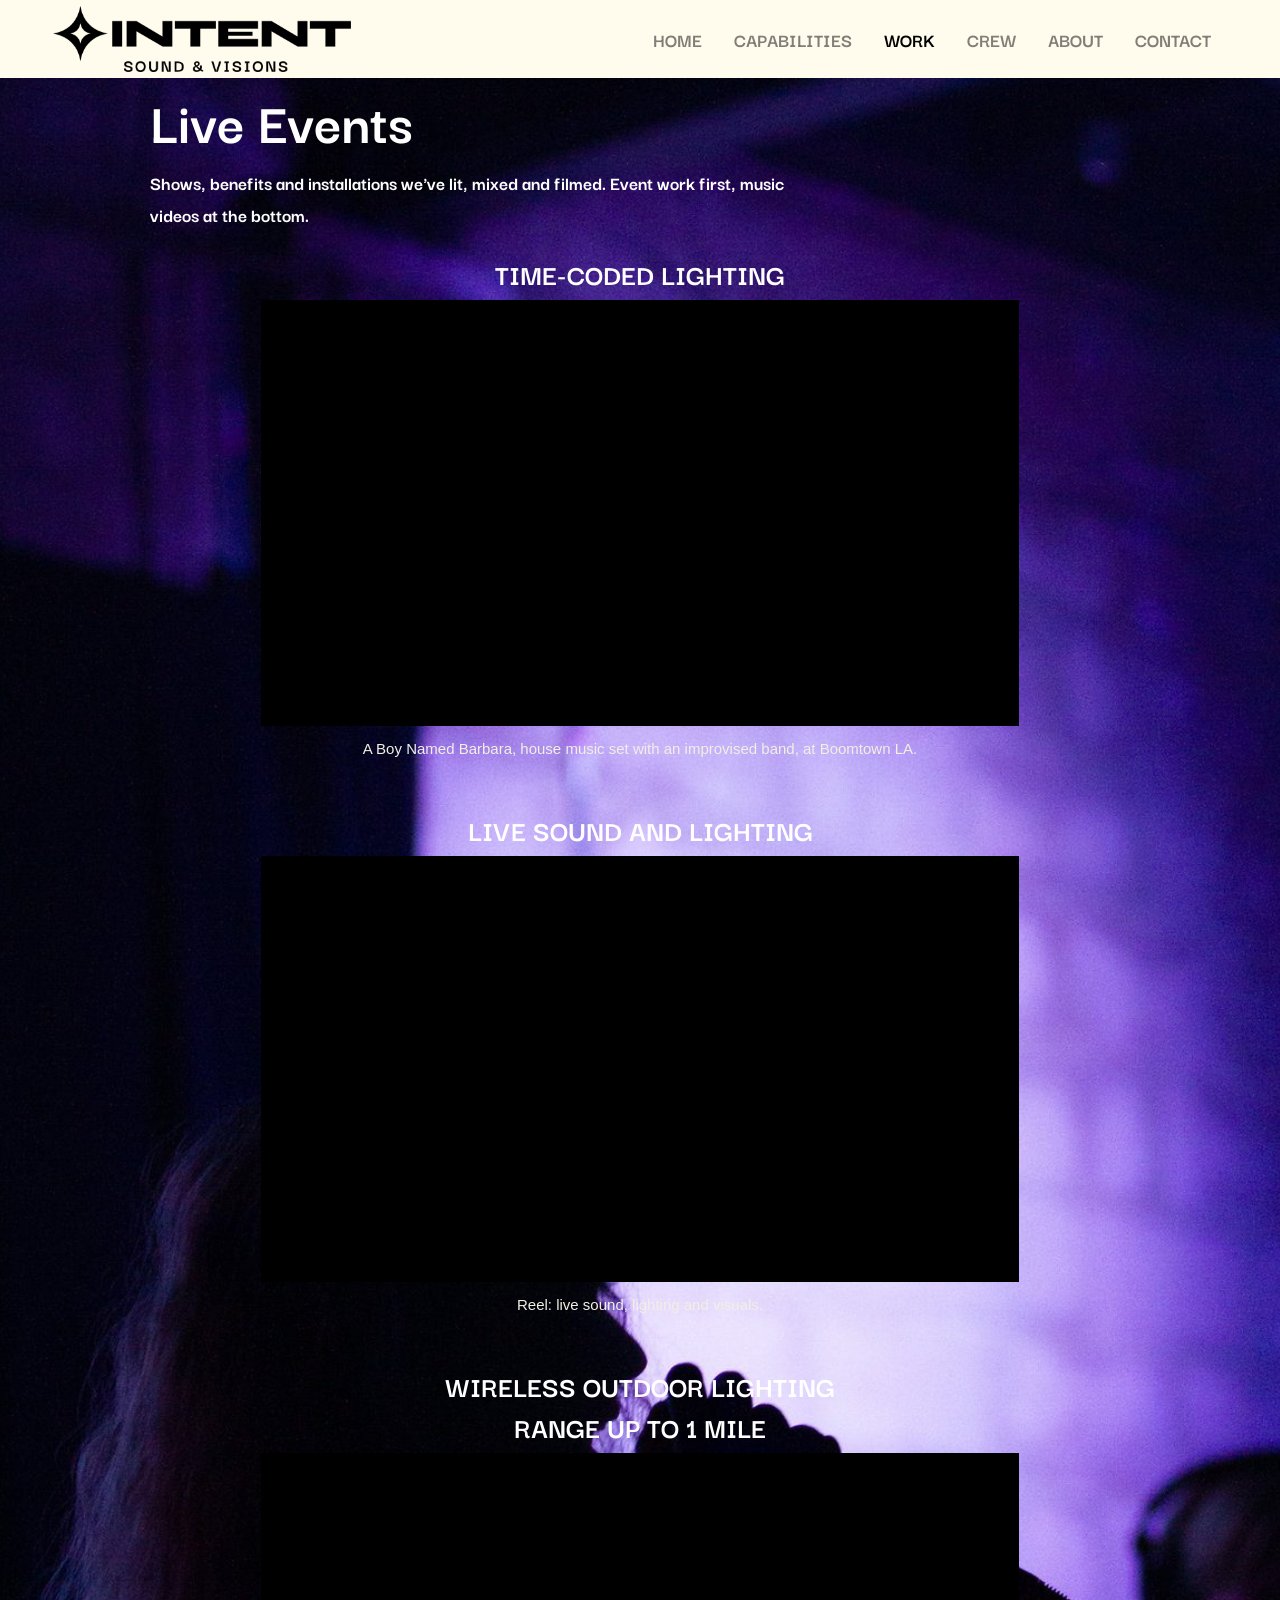
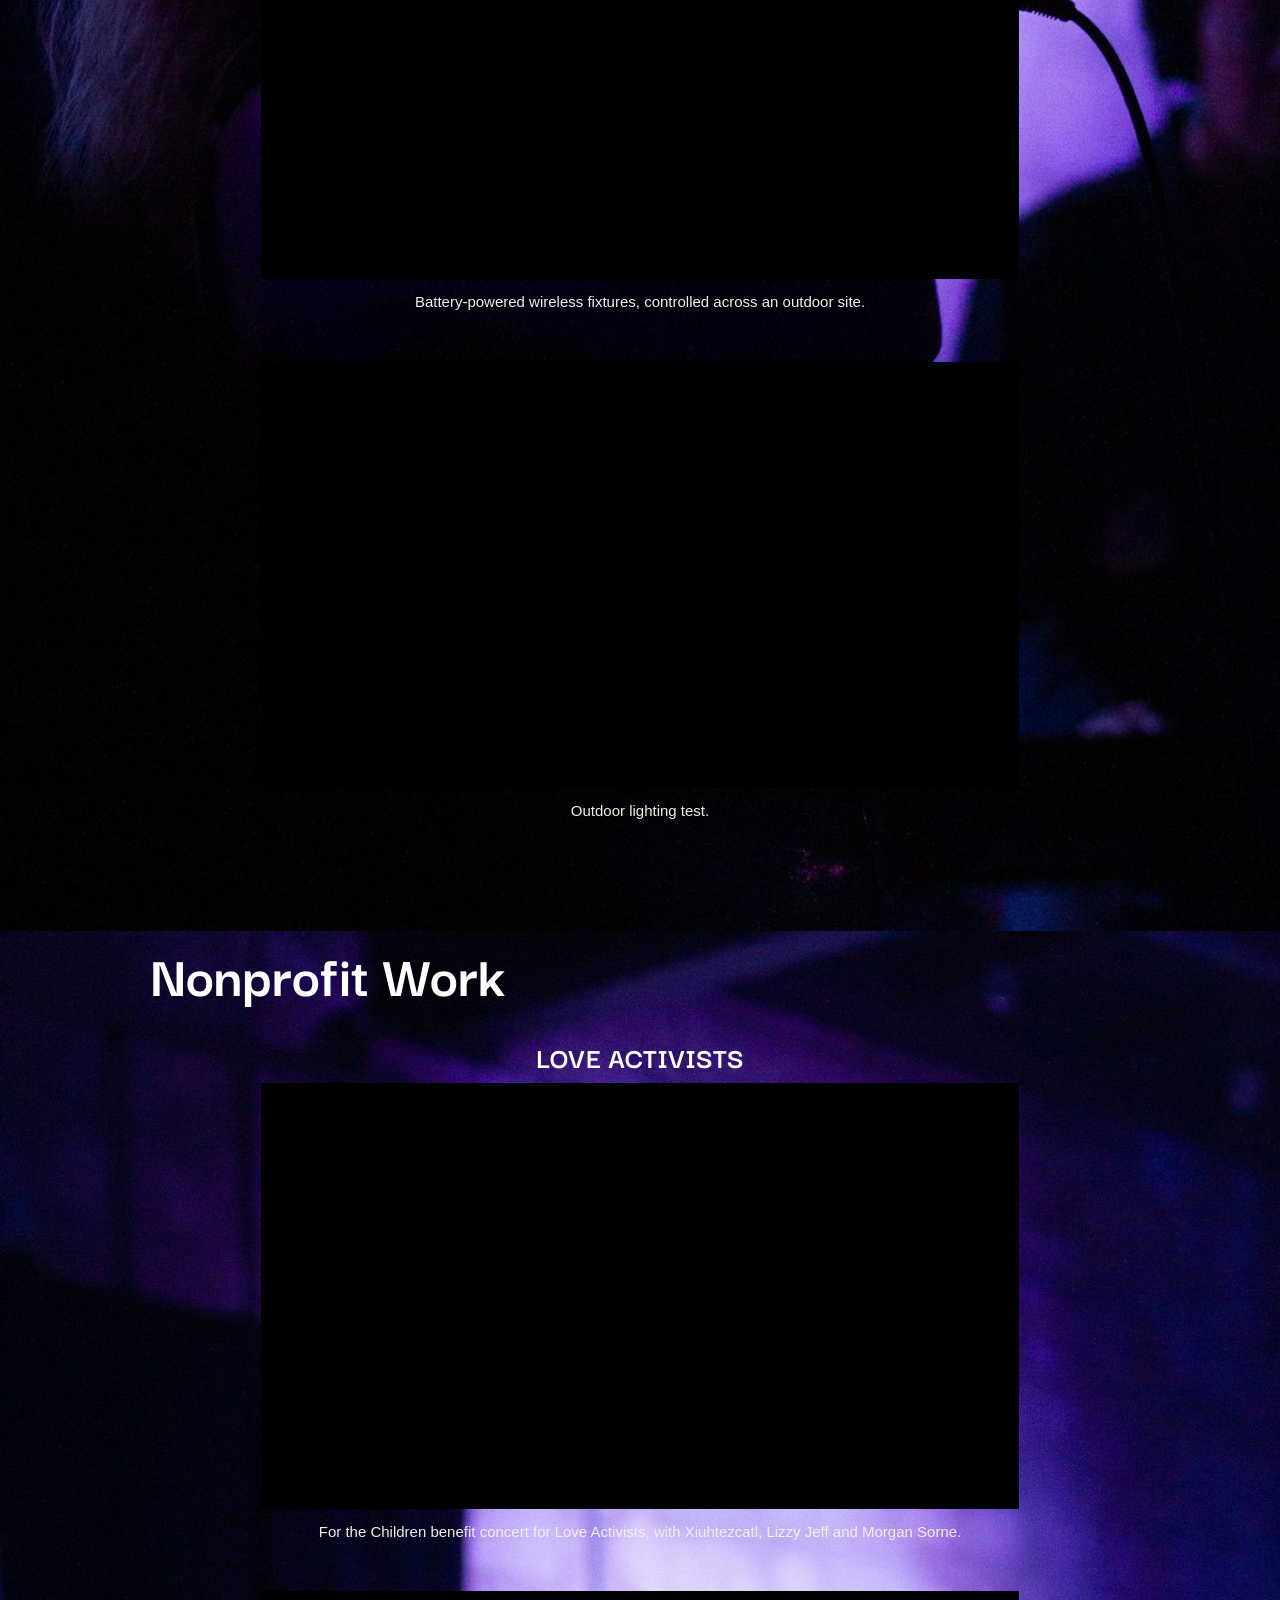
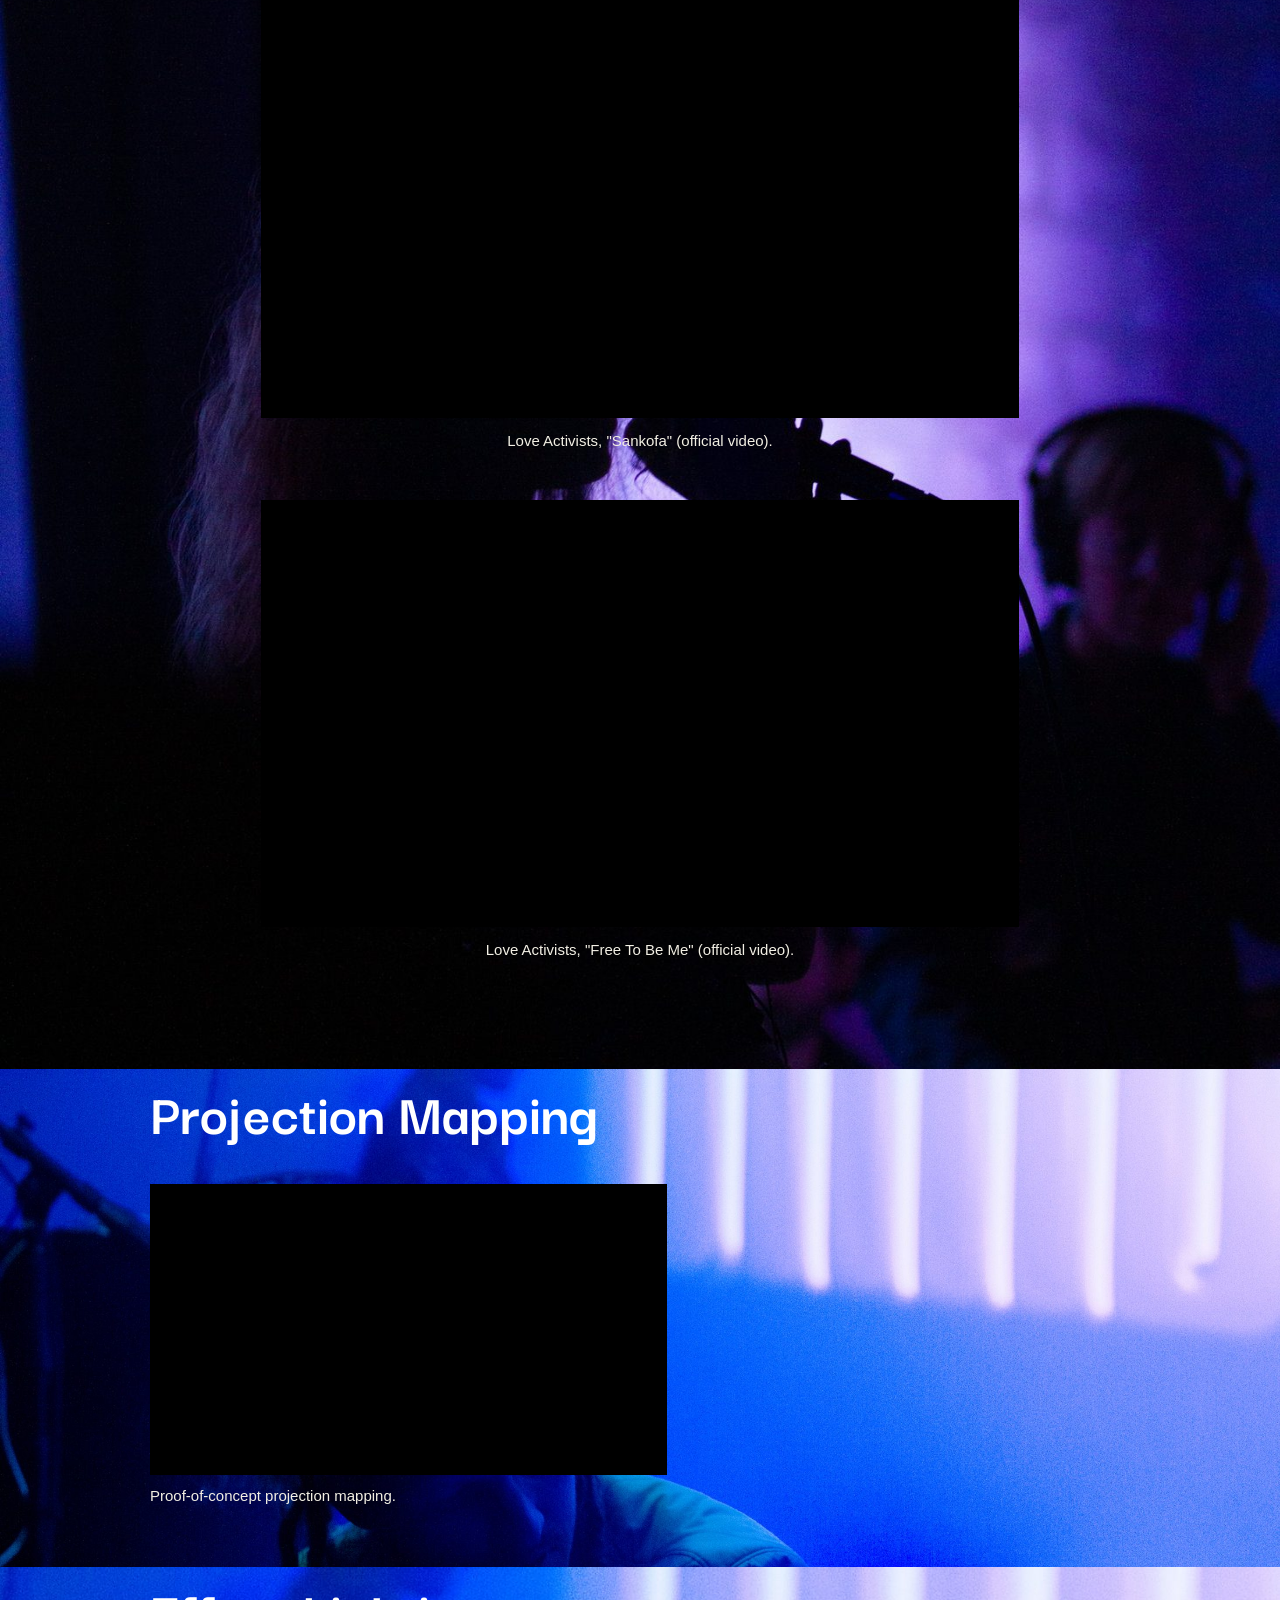
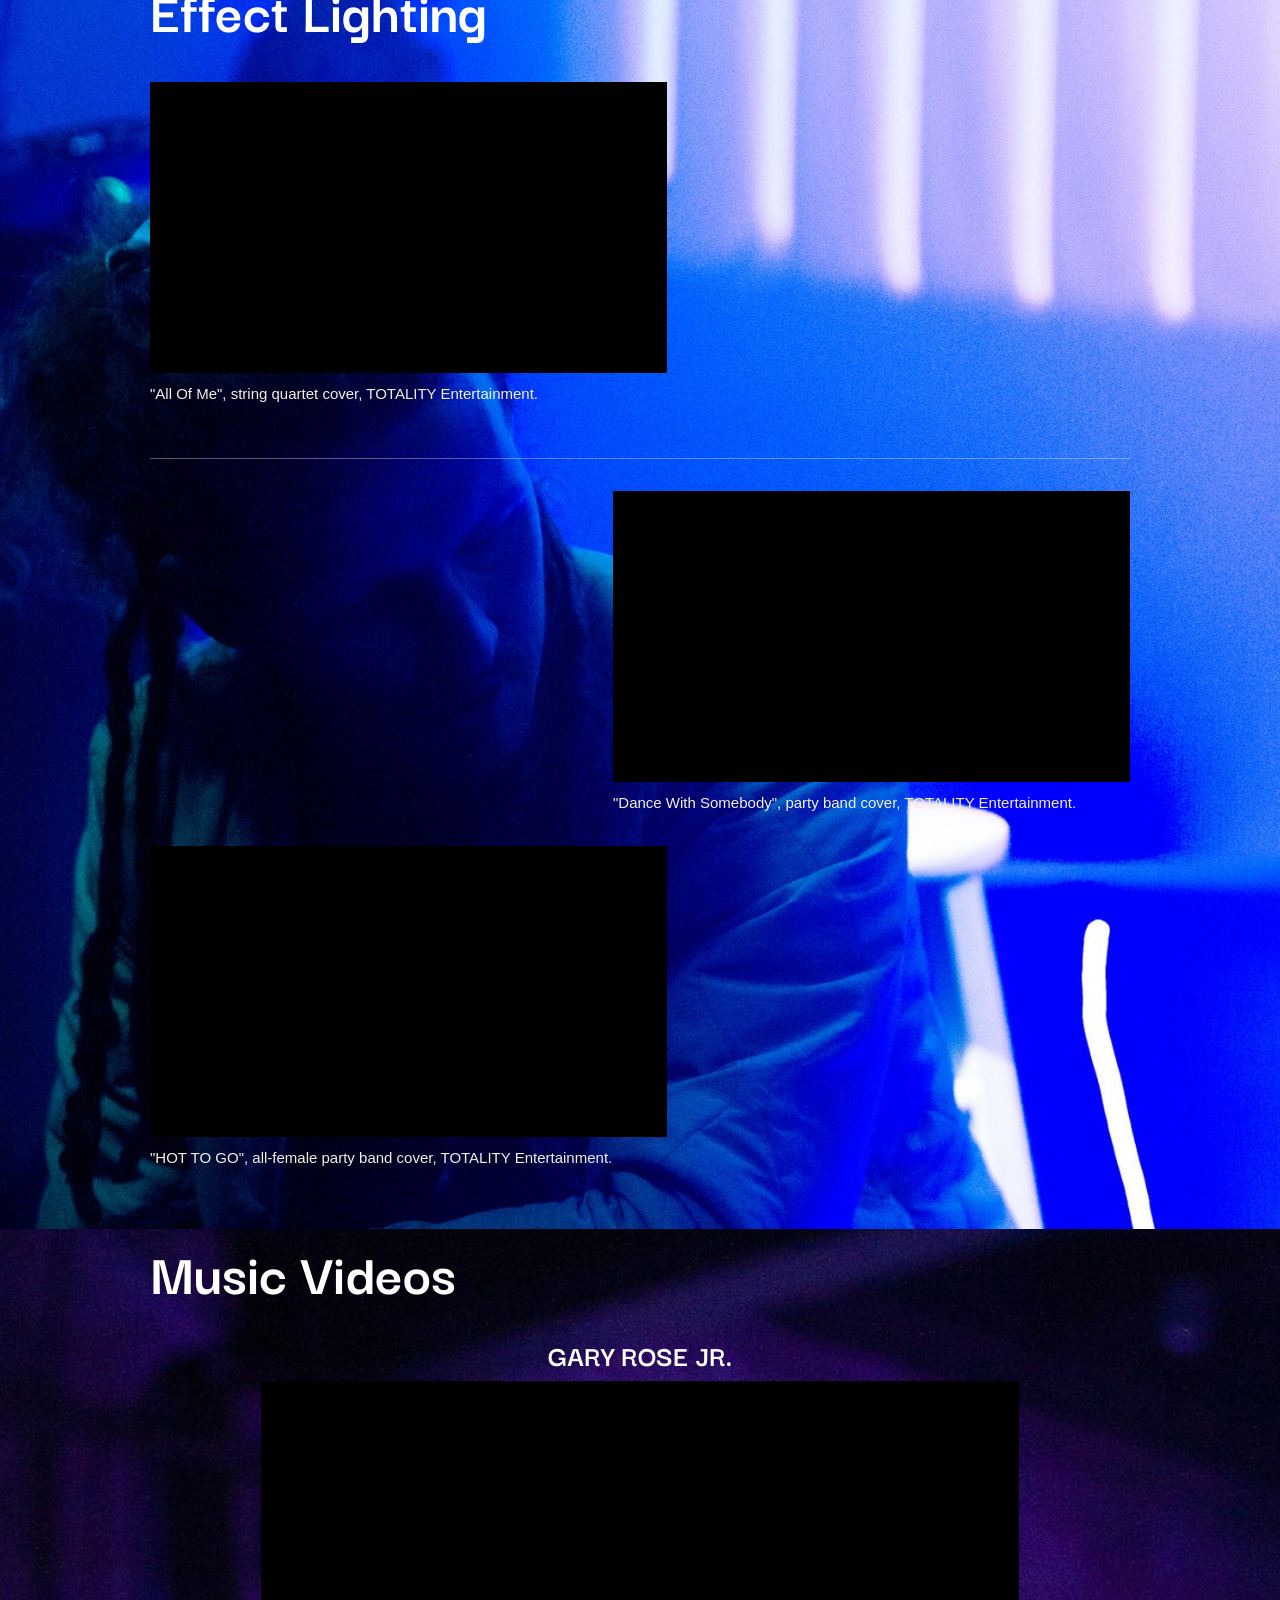
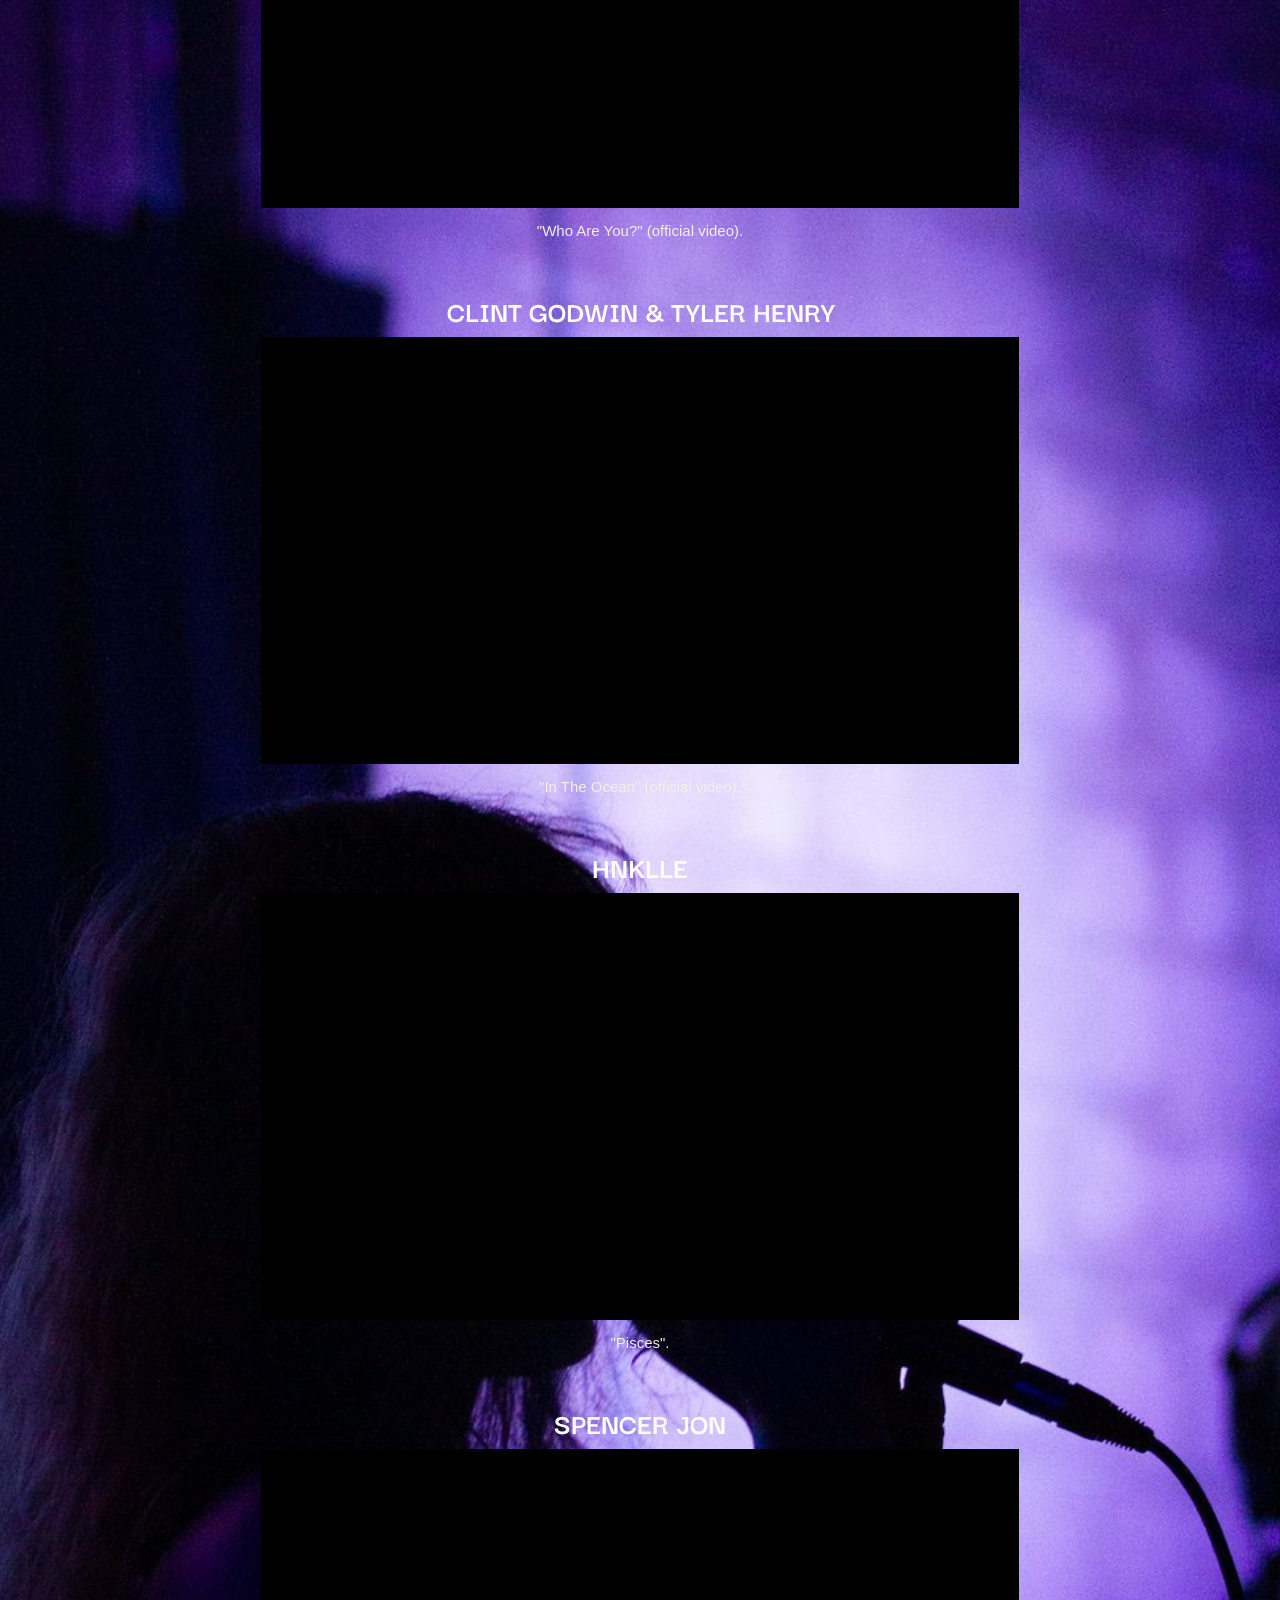
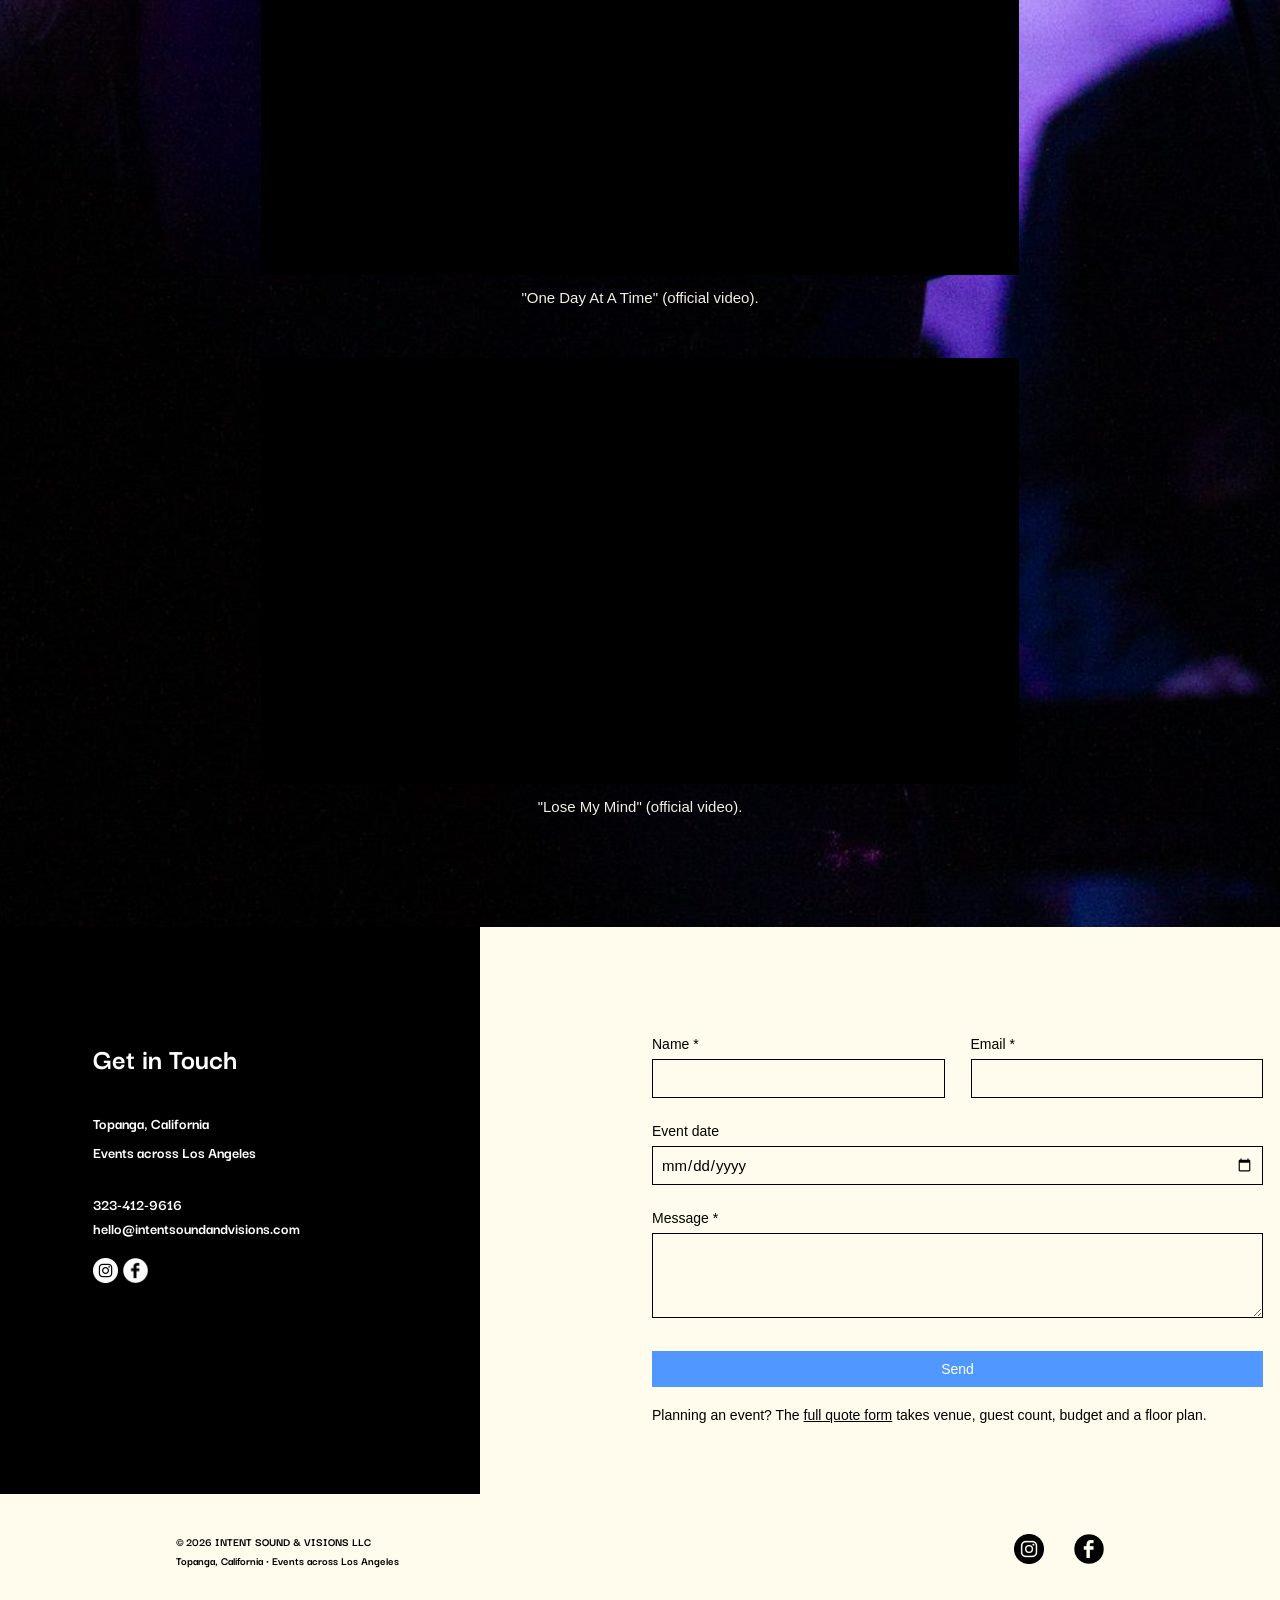
<file: s-projects-side-by-side/index.html>
<!doctype html><html lang="en"><head><meta charset="utf-8"><title>Work | Intent Sound &amp; Visions</title><meta name="robots" content="noindex"><meta http-equiv="refresh" content="0; url=../work/"><link rel="canonical" href="../work/"></head><body><p>This page moved to <a href="../work/">Work</a>.</p></body></html>
</file>
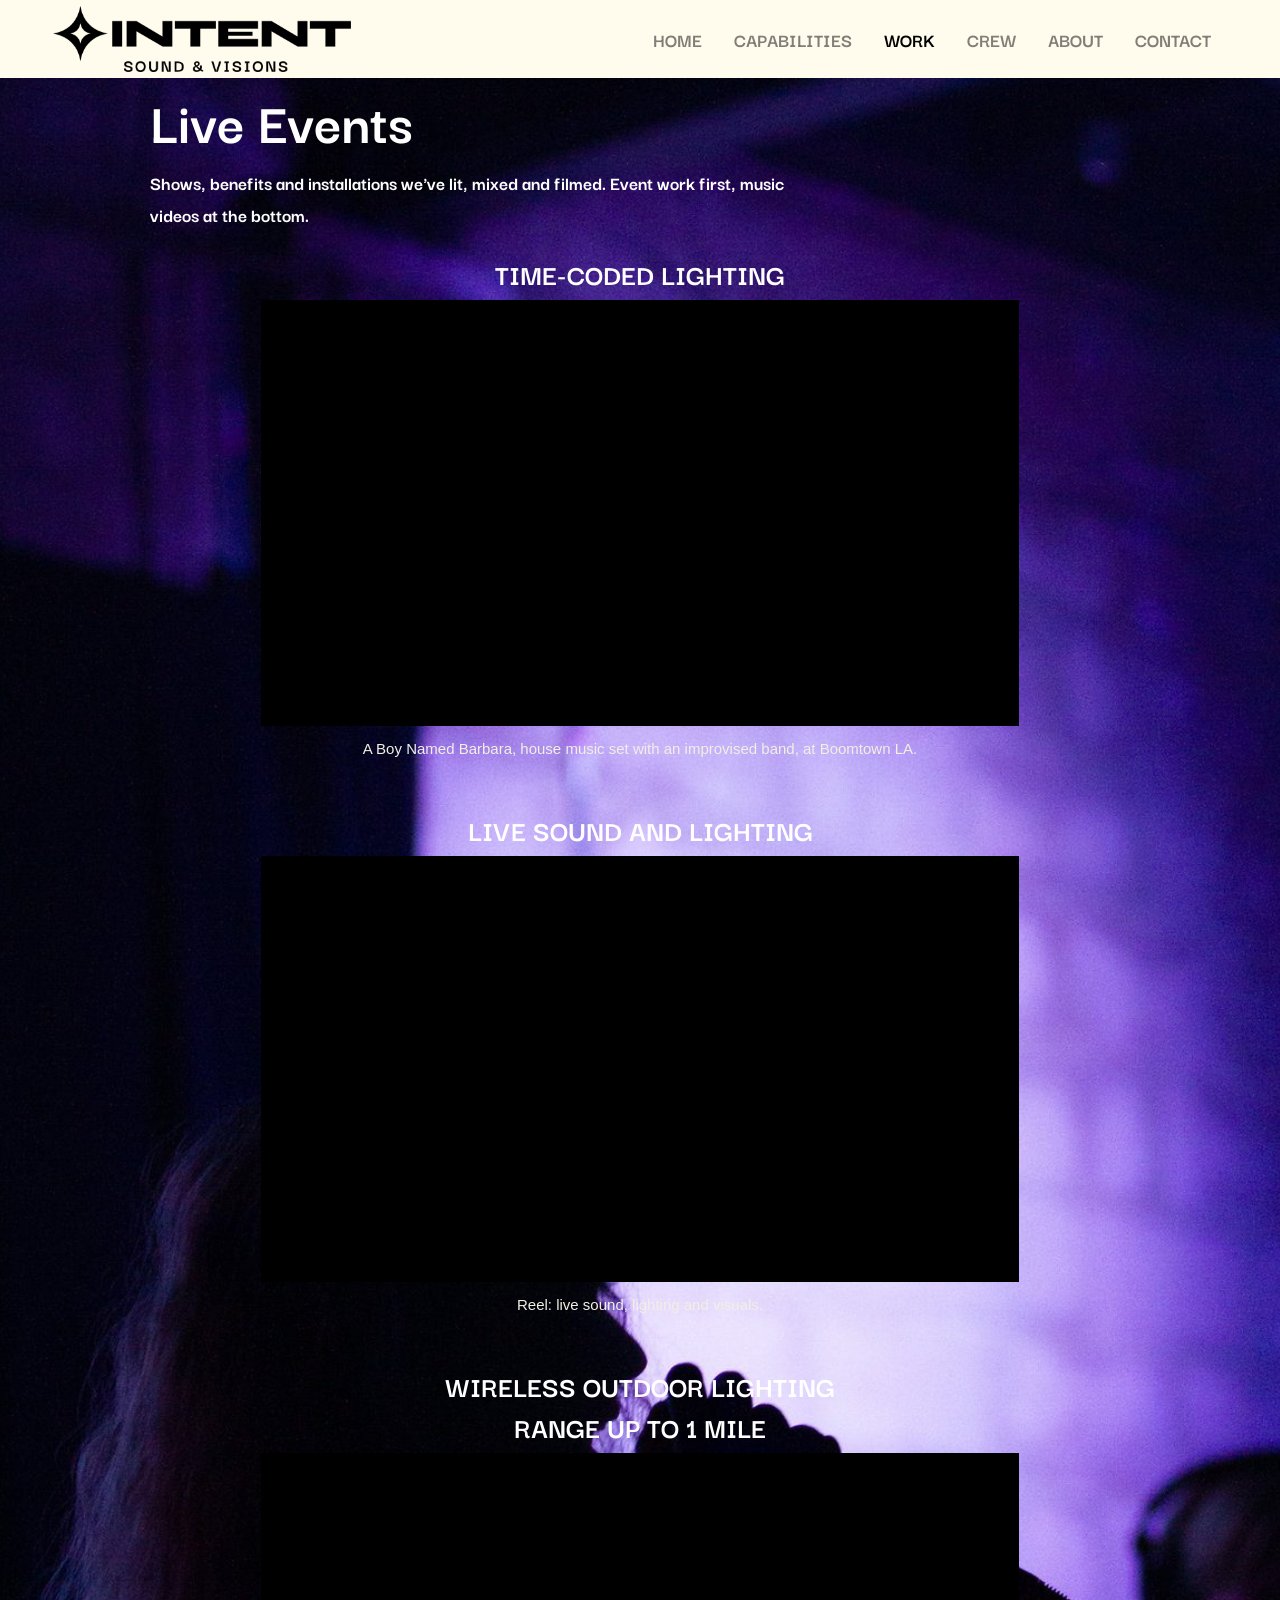
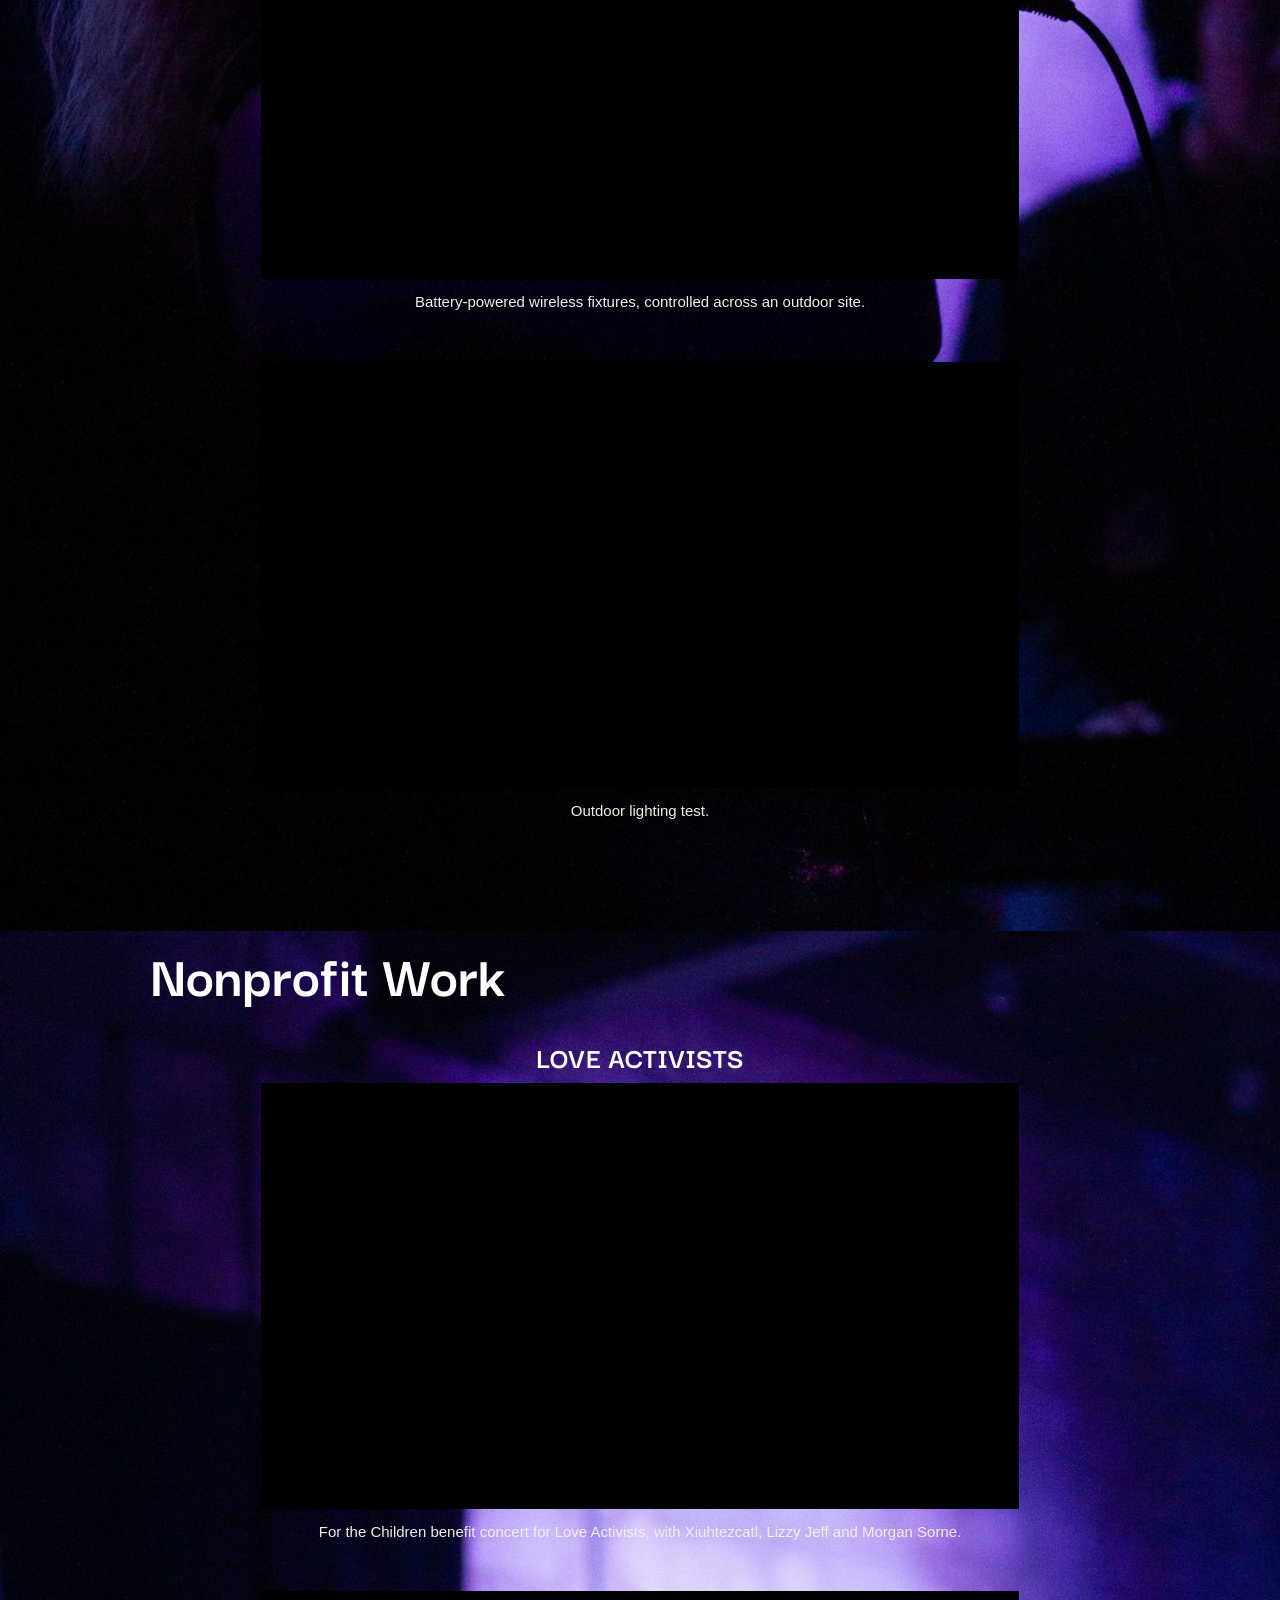
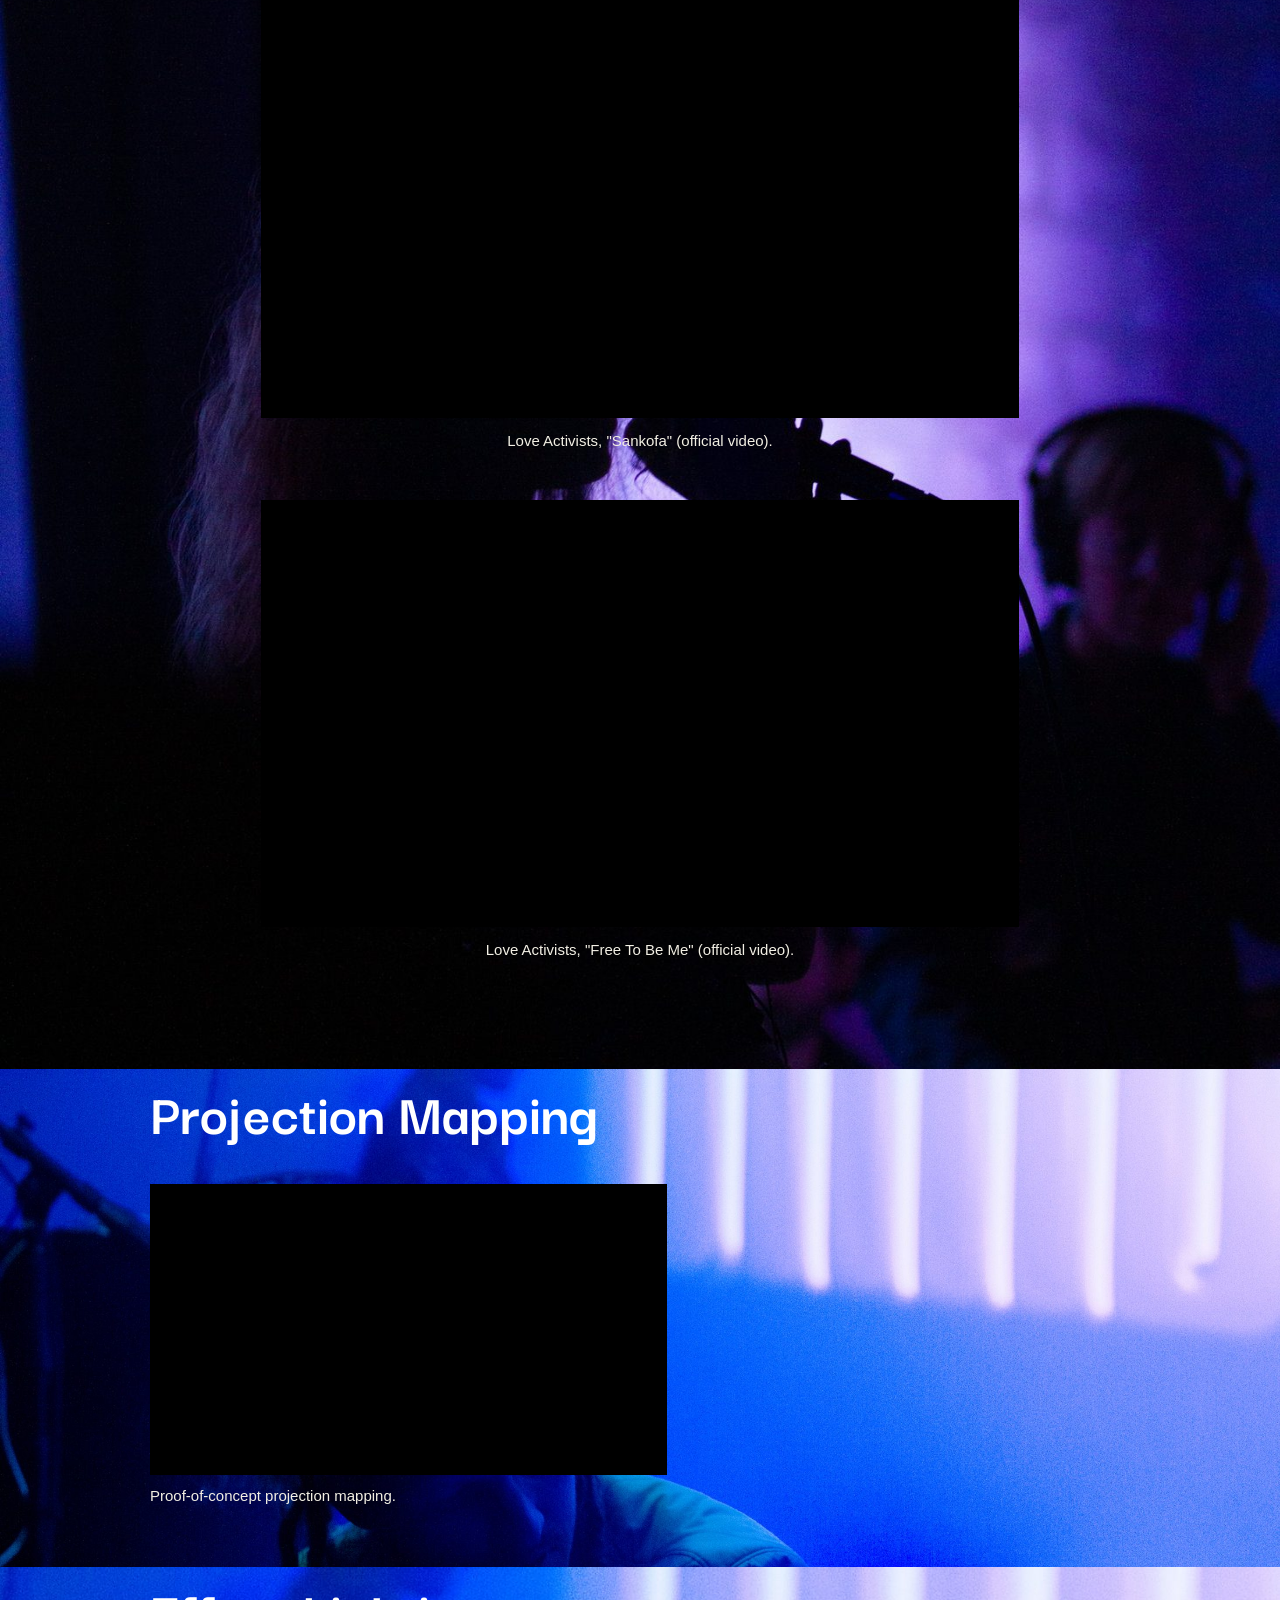
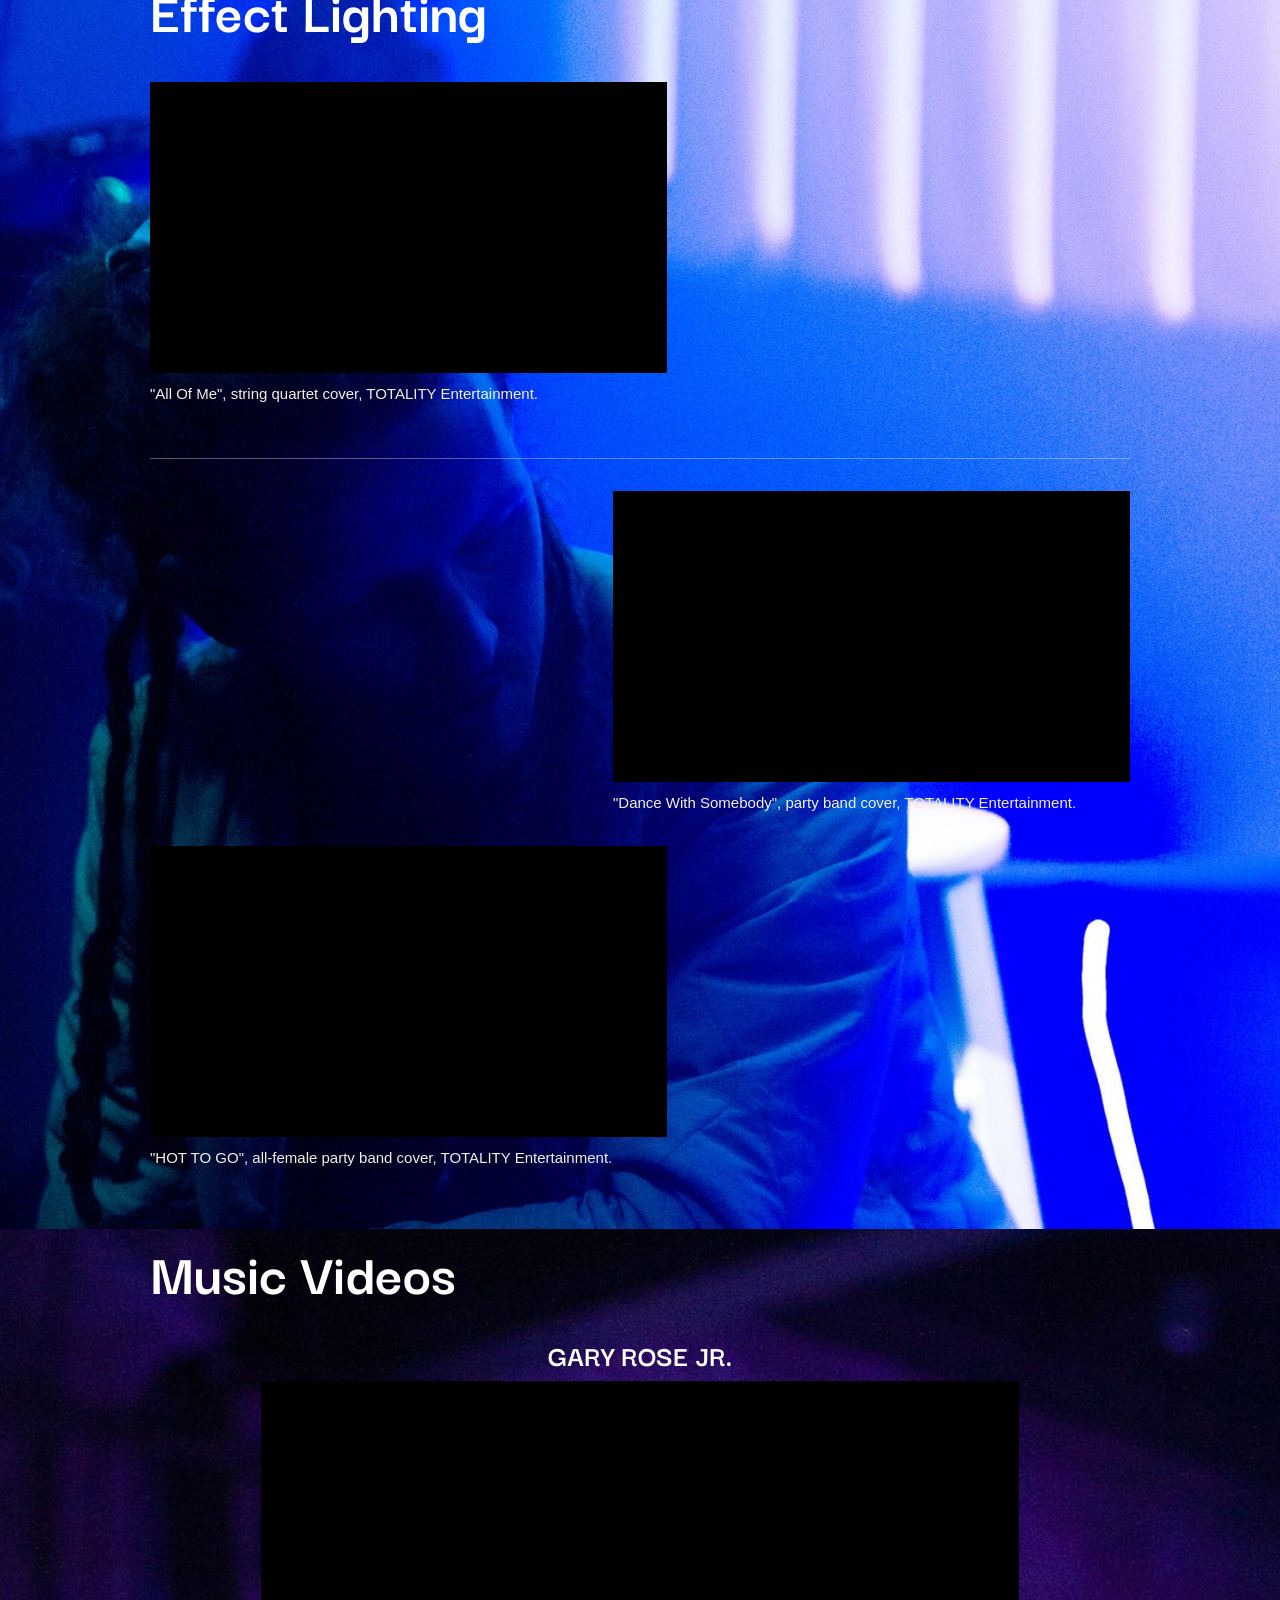
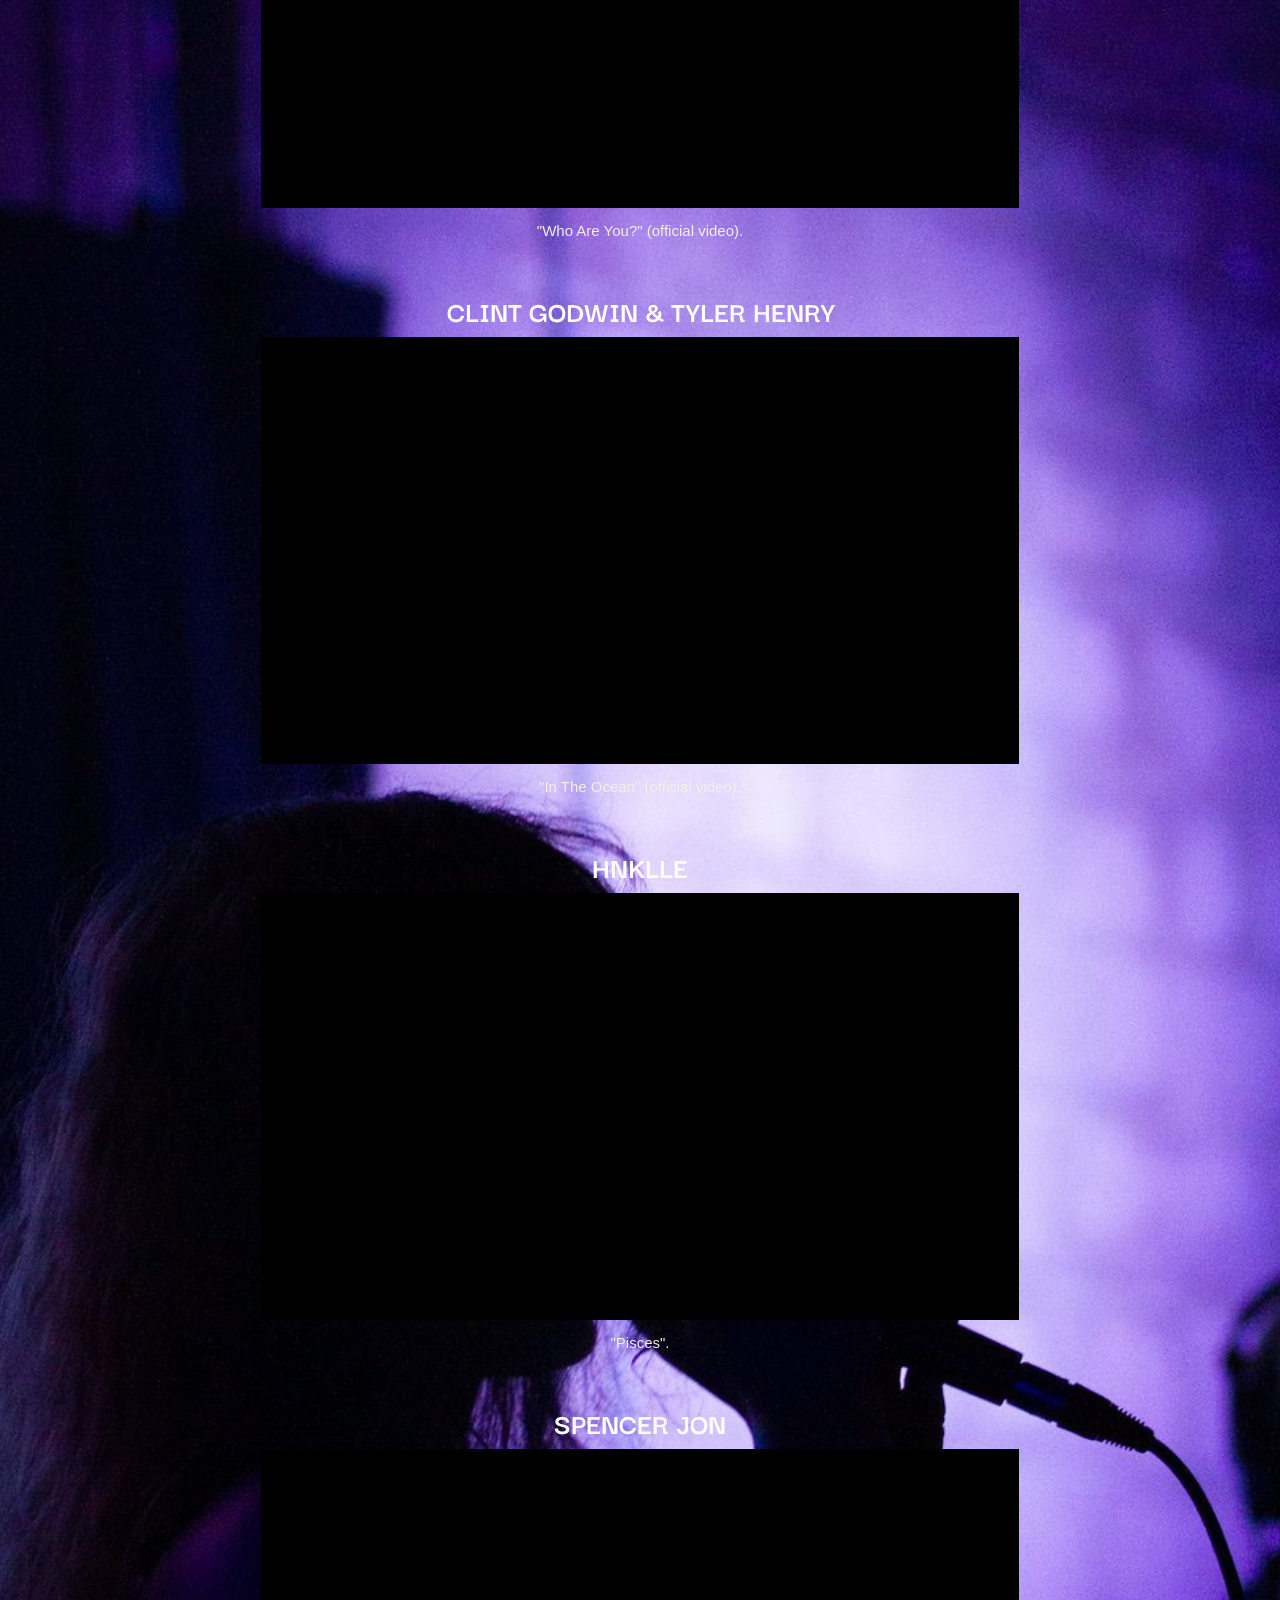
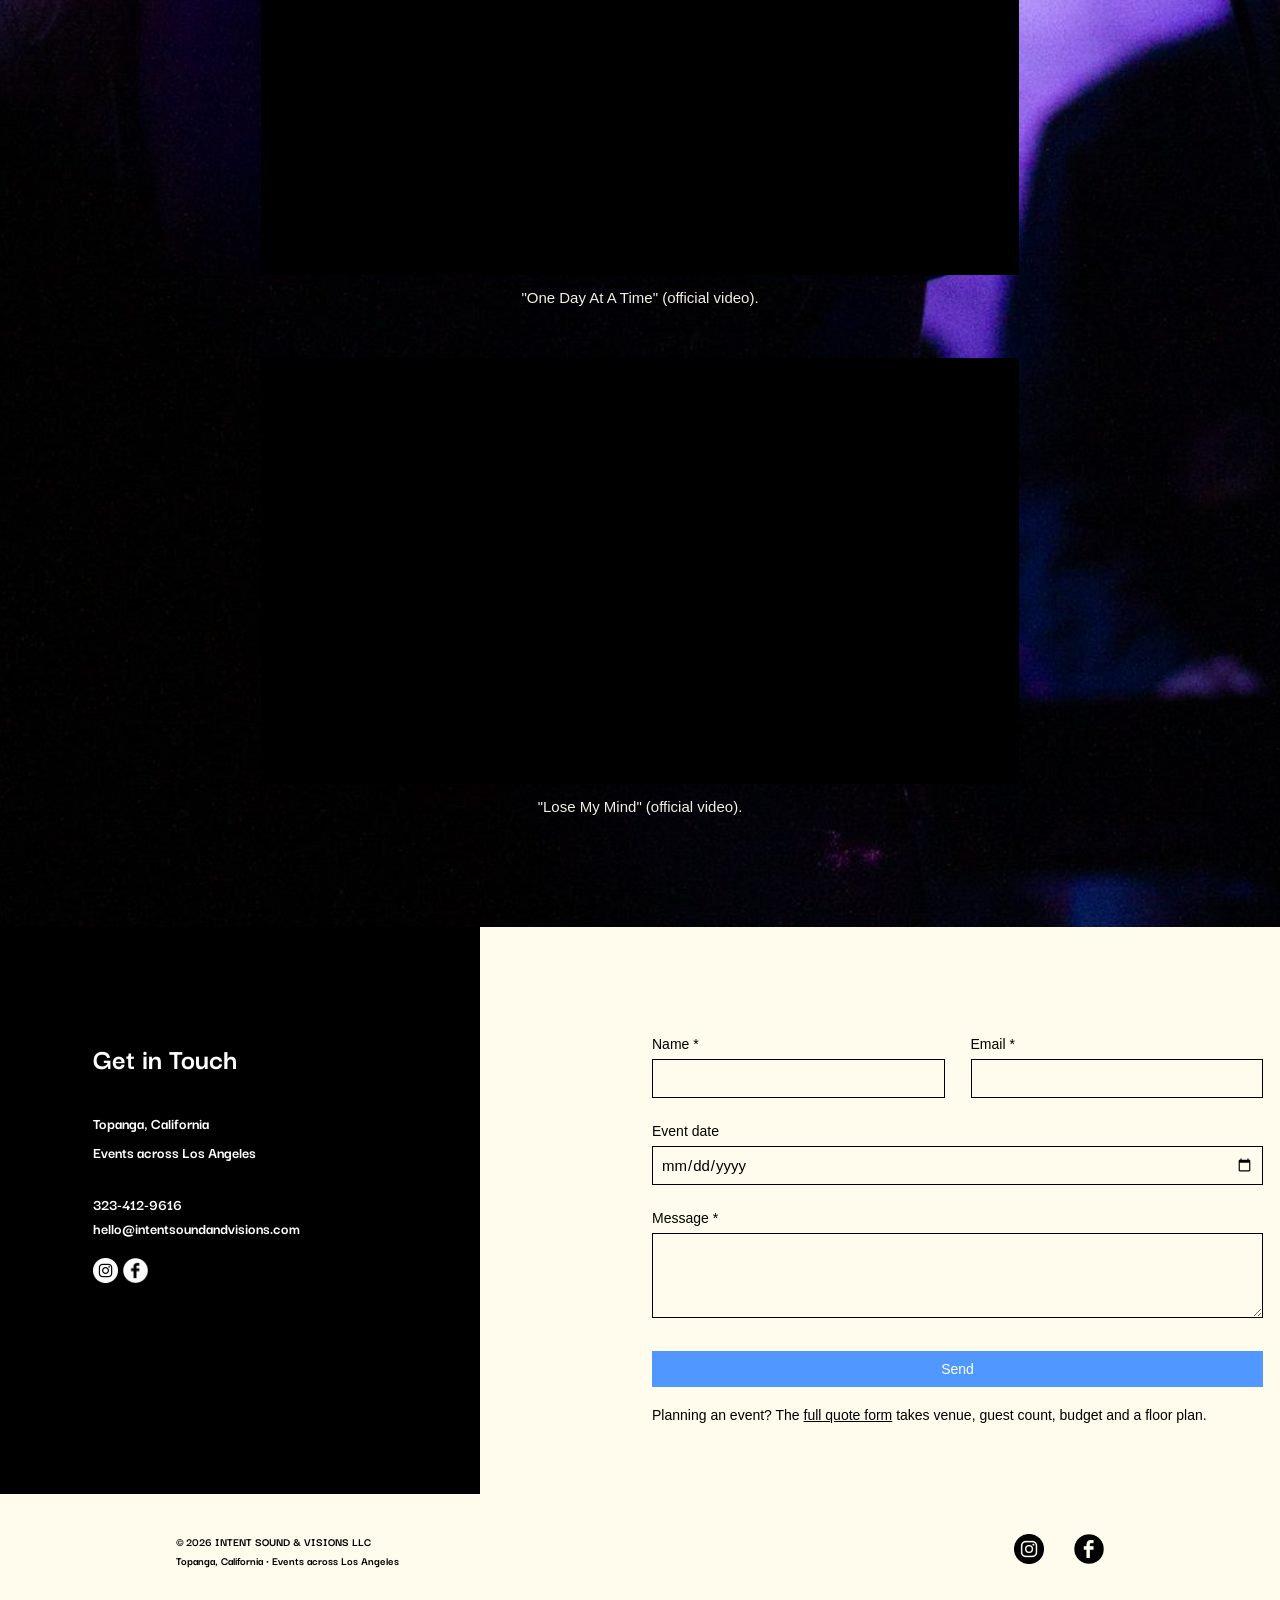
<file: work/index.html>
<!doctype html>
<html lang="en">
<head>
<meta charset="utf-8">
<meta name="viewport" content="width=device-width, initial-scale=1">
<title>Work | Intent Sound & Visions</title>
<meta name="description" content="Live sound, lighting and video for events across Los Angeles, from Topanga to downtown. Galas, brand activations, conferences, festivals, weddings and product launches.">

<meta property="og:title" content="Work | Intent Sound & Visions">
<meta property="og:description" content="Live sound, lighting and video for events across Los Angeles, from Topanga to downtown. Galas, brand activations, conferences, festivals, weddings and product launches.">
<meta property="og:image" content="https://intentsoundandvisions.com/assets/img/hero.jpg">
<link rel="icon" href="../assets/img/favicon.png">
<link rel="stylesheet" href="../assets/site.css">
</head>
<body>
<a class="skip" href="#main">Skip to Main Content</a>
<header class="site-header">
  <div class="inner">
    <a class="logo" href="../"><img src="../assets/img/logo.png" alt="Intent Sound &amp; Visions" width="298" height="65"></a>
    <nav class="nav" aria-label="Main"><a href="../">HOME</a><a href="../capabilities/">CAPABILITIES</a><a href="../work/" aria-current="page">WORK</a><a href="../crew/">CREW</a><a href="../about/">ABOUT</a><a href="../contact/">CONTACT</a></nav>
  </div>
</header>
<main id="main">

<div class="pf">
<section>
  <img class="bg-img" src="../assets/img/portfolio-bg-2.jpg" alt="">
  <div class="content">
    <h2>Live Events</h2>
    <p class="lede">Shows, benefits and installations we've lit, mixed and filmed. Event work first, music videos at the bottom.</p>
    <h3>Time-Coded Lighting</h3><div class="clip"><div class="video"><iframe src="https://www.youtube-nocookie.com/embed/0lk4s9uqbKs" title="A Boy Named Barbara at Boomtown LA" loading="lazy" allow="autoplay; encrypted-media; picture-in-picture; fullscreen" allowfullscreen></iframe></div></div><p class="cap">A Boy Named Barbara, house music set with an improvised band, at Boomtown LA.</p>
    <h3>Live Sound and Lighting</h3><div class="clip"><div class="video"><iframe src="https://www.youtube-nocookie.com/embed/qjrksY3dKO8" title="Intent Sound &amp; Visions reel" loading="lazy" allow="autoplay; encrypted-media; picture-in-picture; fullscreen" allowfullscreen></iframe></div></div><p class="cap">Reel: live sound, lighting and visuals.</p>
    <h3>Wireless Outdoor Lighting<br>Range up to 1 mile</h3><div class="clip"><div class="video"><iframe src="https://www.youtube-nocookie.com/embed/7KTP0_T5WWw" title="Wireless outdoor lighting" loading="lazy" allow="autoplay; encrypted-media; picture-in-picture; fullscreen" allowfullscreen></iframe></div></div><p class="cap">Battery-powered wireless fixtures, controlled across an outdoor site.</p>
    <div class="clip"><div class="video"><iframe src="https://www.youtube-nocookie.com/embed/YgwZ1fpYalY" title="Outdoor lighting test" loading="lazy" allow="autoplay; encrypted-media; picture-in-picture; fullscreen" allowfullscreen></iframe></div></div><p class="cap">Outdoor lighting test.</p>
  </div>
</section>
<section>
  <img class="bg-img" src="../assets/img/portfolio-bg-2.jpg" alt="">
  <div class="content">
    <h2>Nonprofit Work</h2>
    <h3>Love Activists</h3><div class="clip"><div class="video"><iframe src="https://www.youtube-nocookie.com/embed/vYlzOzyDMe4" title="For the Children Benefit Concert for Love Activists" loading="lazy" allow="autoplay; encrypted-media; picture-in-picture; fullscreen" allowfullscreen></iframe></div></div><p class="cap">For the Children benefit concert for Love Activists, with Xiuhtezcatl, Lizzy Jeff and Morgan Sorne.</p>
    <div class="clip"><div class="video"><iframe src="https://www.youtube-nocookie.com/embed/WNd5ZkICWT8" title="Love Activists - Sankofa" loading="lazy" allow="autoplay; encrypted-media; picture-in-picture; fullscreen" allowfullscreen></iframe></div></div><p class="cap">Love Activists, "Sankofa" (official video).</p>
    <div class="clip"><div class="video"><iframe src="https://www.youtube-nocookie.com/embed/vTEt4SJ3XLs" title="Love Activists - Free To Be Me" loading="lazy" allow="autoplay; encrypted-media; picture-in-picture; fullscreen" allowfullscreen></iframe></div></div><p class="cap">Love Activists, "Free To Be Me" (official video).</p>
  </div>
</section>
<section>
  <img class="bg-img" src="../assets/img/portfolio-bg-1.jpg" alt="">
  <div class="content">
    <h2>Projection Mapping</h2>
    <div class="clip small"><div class="video"><iframe src="https://www.youtube-nocookie.com/embed/nUit2Mui1ck" title="Projection mapping demo" loading="lazy" allow="autoplay; encrypted-media; picture-in-picture; fullscreen" allowfullscreen></iframe></div></div><p class="cap">Proof-of-concept projection mapping.</p>
  </div>
</section>
<section>
  <img class="bg-img" src="../assets/img/portfolio-bg-1.jpg" alt="">
  <div class="content">
    <h2>Effect Lighting</h2>
    <div class="clip small"><div class="video"><iframe src="https://www.youtube-nocookie.com/embed/Lj8pMwtENc4" title="All Of Me, TOTALITY Entertainment" loading="lazy" allow="autoplay; encrypted-media; picture-in-picture; fullscreen" allowfullscreen></iframe></div></div><p class="cap">"All Of Me", string quartet cover, TOTALITY Entertainment.</p>
    <div class="divider"></div>
    <div class="clip small right"><div class="video"><iframe src="https://www.youtube-nocookie.com/embed/tvc-TZPqlls" title="Dance With Somebody, TOTALITY Entertainment" loading="lazy" allow="autoplay; encrypted-media; picture-in-picture; fullscreen" allowfullscreen></iframe></div></div><p class="cap">"Dance With Somebody", party band cover, TOTALITY Entertainment.</p>
    <div class="clip small"><div class="video"><iframe src="https://www.youtube-nocookie.com/embed/ON1HIb7VP44" title="HOT TO GO, TOTALITY Entertainment" loading="lazy" allow="autoplay; encrypted-media; picture-in-picture; fullscreen" allowfullscreen></iframe></div></div><p class="cap">"HOT TO GO", all-female party band cover, TOTALITY Entertainment.</p>
  </div>
</section>
<section>
  <img class="bg-img" src="../assets/img/portfolio-bg-2.jpg" alt="">
  <div class="content">
    <h2>Music Videos</h2>
    <h3>Gary Rose Jr.</h3><div class="clip"><div class="video"><iframe src="https://www.youtube-nocookie.com/embed/B1XTAUi1M4Q" title="Gary Rose Jr. - Who Are You?" loading="lazy" allow="autoplay; encrypted-media; picture-in-picture; fullscreen" allowfullscreen></iframe></div></div><p class="cap">"Who Are You?" (official video).</p>
    <h3>Clint Godwin &amp; Tyler Henry</h3><div class="clip"><div class="video"><iframe src="https://www.youtube-nocookie.com/embed/ohFp70XNKYs" title="Clint Godwin and Tyler Henry - In The Ocean" loading="lazy" allow="autoplay; encrypted-media; picture-in-picture; fullscreen" allowfullscreen></iframe></div></div><p class="cap">"In The Ocean" (official video).</p>
    <h3>HNKLLE</h3><div class="clip"><div class="video"><iframe src="https://www.youtube-nocookie.com/embed/YkQexMlUYVQ" title="Pisces - Hnklle" loading="lazy" allow="autoplay; encrypted-media; picture-in-picture; fullscreen" allowfullscreen></iframe></div></div><p class="cap">"Pisces".</p>
    <h3>Spencer Jon</h3><div class="clip"><div class="video"><iframe src="https://www.youtube-nocookie.com/embed/GvGqMy4BTeY" title="Spencer Jon - One Day At A Time" loading="lazy" allow="autoplay; encrypted-media; picture-in-picture; fullscreen" allowfullscreen></iframe></div></div><p class="cap">"One Day At A Time" (official video).</p>
    <div class="clip"><div class="video"><iframe src="https://www.youtube-nocookie.com/embed/RPBP7KB5JRA" title="Spencer Jon - Lose My Mind" loading="lazy" allow="autoplay; encrypted-media; picture-in-picture; fullscreen" allowfullscreen></iframe></div></div><p class="cap">"Lose My Mind" (official video).</p>
  </div>
</section>
</div>

<section class="contact" id="get-in-touch">
  <div class="info">
    <h2>Get in Touch</h2>
    <p>Topanga, California<br>Events across Los Angeles</p>
    <p><a href="tel:+13234129616">323-412-9616</a><br><a href="mailto:hello@intentsoundandvisions.com">hello@intentsoundandvisions.com</a></p>
    <div class="socials">
      <a href="https://www.instagram.com/intentsoundandvisions/"><img src="../assets/img/social-instagram-round.png" alt="Instagram" style="filter:invert(1)"></a>
      <a href="https://www.facebook.com/people/Intent-Sound-Visions/61558468642563/"><img src="../assets/img/social-facebook-round.png" alt="Facebook" style="filter:invert(1)"></a>
    </div>
  </div>
  <div class="form-side">
    <form class="wix-form" action="https://formsubmit.co/hello@intentsoundandvisions.com" method="POST">
      <input type="hidden" name="_subject" value="New message from the website"><input type="hidden" name="_next" value="https://intentsoundandvisions.com/contact/thanks/"><input type="hidden" name="_template" value="table"><input type="text" name="_honey" class="hp" tabindex="-1" autocomplete="off" aria-hidden="true">
      <div><label for="fn">Name *</label><input id="fn" name="name" autocomplete="name" required></div>
      <div><label for="em">Email *</label><input id="em" type="email" name="email" autocomplete="email" required></div>
      <div class="wide"><label for="dt">Event date</label><input id="dt" type="date" name="event_date"></div>
      <div class="wide"><label for="msg">Message *</label><textarea id="msg" name="message" required></textarea></div>
      <button type="submit">Send</button>
    </form>
    <p class="form-note">Planning an event? The <a href="../contact/">full quote form</a> takes venue, guest count, budget and a floor plan.</p>
  </div>
</section>
</main>
<footer class="site-footer">
  <div class="inner">
    <div><small>© 2026 INTENT SOUND &amp; VISIONS LLC</small><span class="loc">Topanga, California · Events across Los Angeles</span></div>
    <div class="round">
      <a href="https://www.instagram.com/intentsoundandvisions/" aria-label="Instagram"><img src="../assets/img/social-instagram-round.png" alt="Instagram"></a>
      <a href="https://www.facebook.com/people/Intent-Sound-Visions/61558468642563/" aria-label="Facebook"><img src="../assets/img/social-facebook-round.png" alt="Facebook"></a>
    </div>
  </div>
</footer>
</body>
</html>
</file>
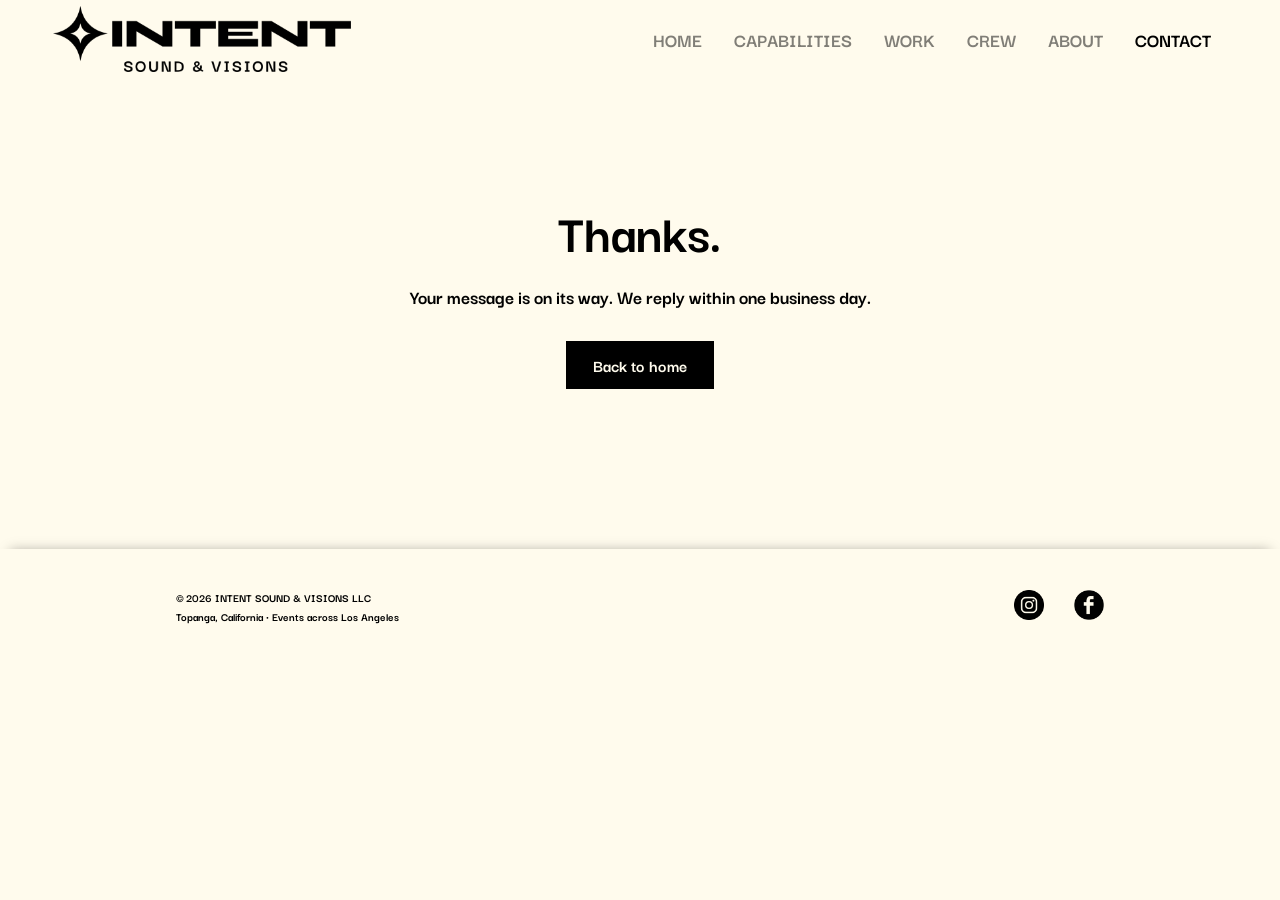
<file: contact/thanks/index.html>
<!doctype html>
<html lang="en">
<head>
<meta charset="utf-8">
<meta name="viewport" content="width=device-width, initial-scale=1">
<title>Thanks | Intent Sound & Visions</title>
<meta name="description" content="Live sound, lighting and video for events across Los Angeles, from Topanga to downtown. Galas, brand activations, conferences, festivals, weddings and product launches.">
<meta name="robots" content="noindex">
<meta property="og:title" content="Thanks | Intent Sound & Visions">
<meta property="og:description" content="Live sound, lighting and video for events across Los Angeles, from Topanga to downtown. Galas, brand activations, conferences, festivals, weddings and product launches.">
<meta property="og:image" content="https://intentsoundandvisions.com/assets/img/hero.jpg">
<link rel="icon" href="../../assets/img/favicon.png">
<link rel="stylesheet" href="../../assets/site.css">
</head>
<body>
<a class="skip" href="#main">Skip to Main Content</a>
<header class="site-header">
  <div class="inner">
    <a class="logo" href="../../"><img src="../../assets/img/logo.png" alt="Intent Sound &amp; Visions" width="298" height="65"></a>
    <nav class="nav" aria-label="Main"><a href="../../">HOME</a><a href="../../capabilities/">CAPABILITIES</a><a href="../../work/">WORK</a><a href="../../crew/">CREW</a><a href="../../about/">ABOUT</a><a href="../../contact/" aria-current="page">CONTACT</a></nav>
  </div>
</header>
<main id="main">

<section class="thanks">
  <h1>Thanks.</h1>
  <p>Your message is on its way. We reply within one business day.</p>
  <a class="btn" href="../../">Back to home</a>
</section>
</main>
<footer class="site-footer">
  <div class="inner">
    <div><small>© 2026 INTENT SOUND &amp; VISIONS LLC</small><span class="loc">Topanga, California · Events across Los Angeles</span></div>
    <div class="round">
      <a href="https://www.instagram.com/intentsoundandvisions/" aria-label="Instagram"><img src="../../assets/img/social-instagram-round.png" alt="Instagram"></a>
      <a href="https://www.facebook.com/people/Intent-Sound-Visions/61558468642563/" aria-label="Facebook"><img src="../../assets/img/social-facebook-round.png" alt="Facebook"></a>
    </div>
  </div>
</footer>
</body>
</html>
</file>
<file: assets/site.css>
/* Intent Sound & Visions — static rebuild of the Wix site.
   Desktop measurements were taken from the live site at 1440px wide. */

@font-face {
  font-family: "Intent Display";
  src: url("fonts/intent-display.woff2") format("woff2"),
       url("fonts/intent-display.woff") format("woff");
  font-display: swap;
}

:root {
  --cream: #fffbed;
  --black: #000;
  --ink: #000;
  --muted: #807e77;
  --gray: #928f93;
  --stone: #bfbcb2;
  --blue: #5098ff;
  --link: #116dff;
  --lime: #defd34;
  --display: "Intent Display", "Helvetica Neue", Arial, sans-serif;
  --ui: "Helvetica Neue", Helvetica, Arial, sans-serif;
}

* { box-sizing: border-box; }
html { -webkit-text-size-adjust: 100%; }
body {
  margin: 0;
  background: var(--cream);
  color: var(--ink);
  font-family: var(--display);
  font-size: 17px;
  line-height: 1.4;
}
img { max-width: 100%; display: block; }
a { color: inherit; }
h1, h2, h3, h4, p { margin: 0; font-weight: 400; }

.skip { position: absolute; left: -999px; }
.skip:focus { left: 16px; top: 8px; background: #fff; padding: 8px 12px; z-index: 100; }

/* Header */
.site-header {
  position: sticky; top: 0; z-index: 50;
  background: var(--cream);
  height: 78px;
}
.site-header .inner {
  max-width: 1206px; height: 100%; margin: 0 auto; padding: 0 16px;
  display: flex; align-items: center; justify-content: space-between; gap: 24px;
}
.logo img { width: 298px; height: auto; }
.nav { display: flex; gap: 0; align-items: center; }
.nav a {
  font-size: 20px; line-height: 27px; text-decoration: none;
  color: var(--muted); padding: 0 16px;
}
.nav a[aria-current="page"] { color: var(--black); }
.nav a:hover { color: var(--black); }
.nav-toggle { display: none; }

/* Generic */
.full { position: relative; overflow: hidden; }
.bg-img { position: absolute; inset: 0; width: 100%; height: 100%; object-fit: cover; }
.wrap { position: relative; max-width: 980px; margin: 0 auto; padding: 0 16px; }
.video { position: relative; aspect-ratio: 16 / 9; width: 100%; background: #000; }
.video iframe { position: absolute; inset: 0; width: 100%; height: 100%; border: 0; }

/* Home: hero */
.hero { height: 554px; }
.hero .video { position: relative; max-width: 980px; height: 554px; aspect-ratio: auto; margin: 0 auto; }

/* Home: tiles */
.tiles {
  padding: 20px 16px 20px;
  background:
    radial-gradient(circle at 94.3538% 89.6159%, rgb(255, 251, 237) 0%, 20%, rgba(255, 251, 237, 0) 40%),
    radial-gradient(circle at 0% 100%, rgba(80, 152, 255, 0.99) 0%, 25%, rgba(80, 152, 255, 0) 50%),
    radial-gradient(circle at 0% 0%, rgb(255, 251, 237) 0%, 42%, rgba(255, 251, 237, 0) 70%),
    radial-gradient(circle at 93.6865% 11.4258%, rgb(146, 143, 147) 0%, 42%, rgba(146, 143, 147, 0) 70%),
    radial-gradient(circle at 48.9014% 49.5215%, rgb(222, 253, 52) 0%, 100%, rgba(222, 253, 52, 0) 100%);
}
.tile {
  position: relative; display: block; max-width: 943px; margin: 0 auto 37px;
  text-decoration: none;
}
.tile:last-child { margin-bottom: 0; }
.tile img { width: 100%; height: 629px; object-fit: cover; }
.tile.short img { height: 455px; }
.tile span {
  position: absolute; inset: 0; display: grid; place-items: center;
  color: var(--cream); font-size: 60px; line-height: 84px;
}

/* Home: vision band */
.vision { height: 349px; background: #000; color: var(--cream); }
.vision .bg-img { height: 325px; }
.vision .inner {
  position: relative; max-width: 1072px; margin: 0 auto; padding: 78px 16px 0;
  display: grid; grid-template-columns: 1fr 1fr; gap: 40px;
}
.vision h2 { font-size: 56px; line-height: 67.2px; }
.vision p { font-size: 25px; line-height: 45px; max-width: 440px; }
.vision .rule { width: 66px; height: 1px; background: var(--cream); margin-top: 18px; }

/* Home: crossfading strip */
.strip { height: 380px; background: #2f2e2e; }
.strip img { animation: fade 15s infinite; opacity: 0; }
.strip img:nth-child(1) { animation-delay: 0s; }
.strip img:nth-child(2) { animation-delay: 5s; }
.strip img:nth-child(3) { animation-delay: 10s; }
@keyframes fade { 0% { opacity: 0; } 6% { opacity: 1; } 33% { opacity: 1; } 39% { opacity: 0; } 100% { opacity: 0; } }
@media (prefers-reduced-motion: reduce) {
  .strip img { animation: none; }
  .strip img:first-child { opacity: 1; }
}

/* Home: services */
.services { min-height: 638px; background: var(--gray); color: var(--cream); padding: 23px 16px 60px; }
.services .bg-img { opacity: .62; }
.services h2 { position: relative; text-align: center; font-size: 56px; line-height: 78.4px; }
.services .cols {
  position: relative; max-width: 1000px; margin: 28px auto 0;
  display: grid; grid-template-columns: repeat(3, 1fr); gap: 40px; text-align: center;
}
.services .icon { height: 104px; width: auto; margin: 0 auto 22px; }
.services h3 { font-size: 35px; line-height: 49px; }
.services p { font-size: 25px; line-height: 37.5px; margin-top: 24px; }

/* Home: creative development */
.creative { background: var(--gray); padding: 69px 16px 80px; }
.creative .box { max-width: 1280px; margin: 0 auto; }
.creative .bar { display: grid; grid-template-columns: 883fr 397fr; height: 73px; }
.creative .bar span:first-child { background: var(--lime); }
.creative .bar span:last-child { background: var(--blue); }
.creative .body { display: grid; grid-template-columns: 641fr 639fr; min-height: 521px; }
.creative .body img { width: 100%; height: 100%; object-fit: cover; }
.creative .panel { background: var(--cream); padding: 70px 85px; }
.creative h2 { font-size: 56px; line-height: 1.36; max-width: 340px; }
.creative p { font-size: 25px; line-height: 45px; margin-top: 30px; max-width: 436px; }

/* Contact block (home, portfolio) */
.contact { display: grid; grid-template-columns: 480px 1fr; min-height: 567px; }
.contact .info { background: #000; color: #fff; padding: 110px 40px 40px 93px; }
.contact .info h2 { font-size: 30px; }
.contact .info p { font-size: 16px; line-height: 28.8px; margin-top: 30px; }
.contact .info p + p { margin-top: 26px; line-height: 24px; }
.contact .info a { text-decoration: none; }
.socials { display: flex; gap: 5px; margin-top: 18px; }
.socials img { width: 25px; height: 25px; }
.contact .form-side { background: var(--cream); padding: 110px 16px 60px 172px; }
.wix-form { max-width: 611px; display: grid; grid-template-columns: 1fr 1fr; gap: 26px 26px; font-family: var(--ui); }
.wix-form label { display: block; font-size: 14px; line-height: 14px; margin-bottom: 8px; }
.wix-form .wide { grid-column: 1 / -1; }
.wix-form input, .wix-form textarea {
  width: 100%; border: 1px solid #000; background: transparent; font: 15px var(--ui);
  height: 39px; padding: 8px;
}
.wix-form textarea { height: 85px; resize: vertical; }
.wix-form button {
  grid-column: 1 / -1; height: 36px; border: 0; background: var(--blue); color: #fff;
  font: 14px var(--ui); cursor: pointer;
}

/* Footer */
.site-footer { background: var(--cream); height: 111px; box-shadow: 0 -8px 12px -10px rgba(0,0,0,.35); }
.site-footer .inner {
  max-width: 980px; height: 100%; margin: 0 auto; padding: 0 26px;
  display: flex; align-items: center; justify-content: space-between;
}
.site-footer small { font-size: 12px; line-height: 18px; }
.site-footer .round { display: flex; gap: 30px; }
.site-footer .round img { width: 30px; height: 30px; }

/* Capabilities */
.caps { max-width: 980px; margin: 0 auto; padding: 14px 26px 60px; min-height: 874px; }
.caps h1 { font-size: 60px; line-height: 84px; }
.caps .list { font-size: 17px; line-height: 23.8px; margin-top: 0; }
.caps .list h2 { font-size: 17px; line-height: 23.8px; margin-top: 23.8px; }
.caps .list h2:first-child { margin-top: 0; }
.caps .list ul { list-style: none; margin: 0; padding: 0; }

/* Portfolio */
.pf { color: #fff; }
.pf section { position: relative; overflow: hidden; padding: 0 16px 60px; }
.pf .bg-img { object-position: center top; }
.pf .content { position: relative; max-width: 980px; margin: 0 auto; }
.pf h2 { font-size: 60px; line-height: 82px; padding-top: 1px; }
.pf h3 { font-size: 30px; line-height: 41px; text-align: center; margin: 22px 0 6px; text-transform: uppercase; }
.pf .clip { max-width: 758px; margin: 0 auto 48px; }
.pf .clip.small { max-width: 517px; margin: 32px 0 0; }
.pf .clip.small.right { margin-left: auto; }
.pf .divider { height: 1px; background: rgba(0,0,0,.6); margin: 52px 0 0 0; }

/* About */
.ab-section { position: relative; overflow: hidden; padding: 41px 0 32px; }
.ab-section { background: #000; }
.ab-section .bg-img { z-index: 0; }
.ab-section .row { position: relative; z-index: 1; max-width: 1320px; margin: 0 auto; display: grid; }
.ab-intro .row { grid-template-columns: 1fr 1fr; background: var(--cream); margin: 0 60px; }
.ab-intro .text { padding: 10px 83px 40px; }
.ab-intro h1 { font-size: 37px; line-height: 51.8px; }
.ab-intro p { font-size: 20px; line-height: 28px; margin-bottom: 28px; }
.ab-intro img { width: 100%; height: 407px; object-fit: cover; }
.ab-def .row { max-width: 1280px; padding: 0 16px; }
.ab-def .pic { width: 808px; max-width: 70%; height: 362px; object-fit: cover; }
.ab-def .card { background: var(--cream); width: 808px; max-width: 70%; padding: 80px 114px; margin-top: -292px; }
.ab-def.right .pic { justify-self: start; }
.ab-def.right .card { justify-self: end; }
.ab-def.left .pic { justify-self: end; grid-row: 1; }
.ab-def.left .card { justify-self: start; }
.ab-def h2 { font-size: 60px; line-height: 84px; }
.ab-def h3 { font-size: 37px; line-height: 51.8px; margin-top: 22px; }
.ab-def p { font-size: 17px; line-height: 23.8px; font-weight: 700; }
.ab-founder { position: relative; overflow: hidden; color: var(--cream); padding: 32px 16px 60px; }
.ab-founder .row { position: relative; max-width: 960px; margin: 0 auto; display: grid; grid-template-columns: 384px 1fr; gap: 60px; align-items: start; }
.ab-founder .photo { border: 4px solid var(--stone); margin-top: 49px; }
.ab-founder .photo img { width: 376px; height: 376px; object-fit: cover; }
.ab-founder h2 { font-size: 37px; line-height: 51.8px; text-align: center; }
.ab-founder p { font-size: 15px; line-height: 22.5px; text-align: center; margin-top: 22.5px; max-width: 447px; margin-left: auto; margin-right: auto; }
.ab-contact { background: var(--cream); padding: 36px 16px 60px; text-align: center; font-size: 15px; line-height: 22.5px; }
.ab-contact .label { letter-spacing: 1.5px; }
.ab-contact hr { max-width: 930px; border: 0; border-top: 1px solid #000; margin: 24px auto 30px; }
.ab-form { max-width: 574px; margin: 0 auto; display: grid; grid-template-columns: 257px 1fr; gap: 6px 20px; text-align: left; font-family: var(--ui); }
.ab-form input, .ab-form textarea { width: 100%; border: 1px solid #555; background: #fff; font: 14px var(--ui); padding: 6px 8px; }
.ab-form .fields { display: grid; gap: 6px; }
.ab-form textarea { height: 100%; min-height: 108px; }
.ab-form button { grid-column: 2; justify-self: end; width: 112px; height: 33px; background: #000; color: #fff; border: 0; font: 15px var(--display); margin-top: 6px; }

/* Responsive */
@media (max-width: 900px) {
  .site-header { height: auto; position: static; }
  .site-header .inner { flex-wrap: wrap; padding: 10px 16px; }
  .logo img { width: 200px; }
  .nav { flex-wrap: wrap; }
  .nav a { font-size: 16px; padding: 4px 8px; }
  .hero, .hero .video { height: auto; }
  .hero .video { aspect-ratio: 16 / 9; }
  .tile img, .tile.short img { height: 56vw; }
  .tile span { font-size: 40px; }
  .vision { height: auto; padding-bottom: 40px; }
  .vision .bg-img { height: 100%; }
  .vision .inner { grid-template-columns: 1fr; padding-top: 40px; gap: 20px; }
  .vision h2 { font-size: 40px; line-height: 1.2; }
  .vision p { font-size: 20px; line-height: 1.6; }
  .strip { height: 240px; }
  .services h2 { font-size: 40px; }
  .services .cols { grid-template-columns: 1fr; gap: 36px; }
  .services h3 { font-size: 28px; line-height: 1.3; }
  .services p { font-size: 20px; line-height: 1.5; margin-top: 10px; }
  .creative { padding: 40px 16px; }
  .creative .body { grid-template-columns: 1fr; }
  .creative .body img { height: 260px; }
  .creative .panel { padding: 36px 24px; }
  .creative h2 { font-size: 40px; }
  .creative p { font-size: 20px; line-height: 1.6; }
  .contact { grid-template-columns: 1fr; }
  .contact .info { padding: 48px 24px; }
  .contact .form-side { padding: 40px 16px 48px; }
  .wix-form { grid-template-columns: 1fr; }
  .site-footer { height: auto; }
  .site-footer .inner { padding: 24px 16px; gap: 16px; flex-wrap: wrap; }
  .caps h1 { font-size: 44px; line-height: 1.3; }
  .pf h2 { font-size: 40px; line-height: 1.3; }
  .pf h3 { font-size: 22px; line-height: 1.3; }
  .pf .clip.small { max-width: 100%; }
  .ab-intro .row { grid-template-columns: 1fr; margin: 0 16px; }
  .ab-intro .text { padding: 24px; }
  .ab-intro img { height: 260px; }
  .ab-def .pic, .ab-def .card { width: 100%; max-width: 100%; }
  .ab-def .card { margin-top: 0; padding: 32px 24px; }
  .ab-def h2 { font-size: 44px; line-height: 1.2; }
  .ab-def h3 { font-size: 28px; }
  .ab-founder .row { grid-template-columns: 1fr; gap: 24px; }
  .ab-founder .photo { margin: 0 auto; max-width: 384px; }
  .ab-founder .photo img { width: 100%; height: auto; aspect-ratio: 1; }
  .ab-form { grid-template-columns: 1fr; }
  .ab-form button { grid-column: 1; }
}

/* ---------- Additions for the updated site ---------- */
.btn {
  display: inline-block; padding: 14px 26px; font: 18px/1 var(--display); text-decoration: none;
  border: 1px solid var(--black); background: var(--black); color: var(--cream);
}
.btn.ghost { background: transparent; color: var(--black); }
.btn:hover { opacity: .85; }

.intro { background: var(--cream); padding: 56px 16px 60px; text-align: center; }
.intro h1 { font-size: 40px; line-height: 1.3; max-width: 900px; margin: 0 auto; }
.intro p { font-size: 22px; line-height: 1.6; max-width: 760px; margin: 18px auto 0; color: #333; }
.intro .actions { display: flex; gap: 14px; justify-content: center; margin-top: 30px; flex-wrap: wrap; }

a.tile span { transition: letter-spacing .2s; }
a.tile:hover span { letter-spacing: 2px; }

.moments { background: #000; color: var(--cream); padding: 72px 16px 80px; }
.moments .head { max-width: 1280px; margin: 0 auto 36px; display: flex; justify-content: space-between; align-items: end; gap: 24px; flex-wrap: wrap; }
.moments h2 { font-size: 56px; line-height: 1.2; }
.moments .head p { font-size: 20px; line-height: 1.6; max-width: 420px; }
.moments .grid { max-width: 1280px; margin: 0 auto; display: grid; grid-template-columns: repeat(4, 1fr); gap: 20px; }
.moment { background: #111; border-top: 6px solid var(--lime); }
.moment:nth-child(even) { border-top-color: var(--blue); }
.moment img { width: 100%; height: 220px; object-fit: cover; }
.moment h3 { font-size: 24px; line-height: 1.3; padding: 20px 20px 0; }
.moment p { font-size: 17px; line-height: 1.6; padding: 10px 20px 24px; color: #e8e4d6; }
.moments .more { max-width: 1280px; margin: 32px auto 0; }
.moments .more .btn { background: var(--cream); color: #000; border-color: var(--cream); }

.creative .panel .btn { margin-top: 34px; }

.form-note { font: 14px/1.5 var(--ui); margin-top: 18px; max-width: 611px; }
.form-note a { color: #000; }
.wix-form select { width: 100%; border: 1px solid #000; background: transparent; font: 15px var(--ui); height: 39px; padding: 6px; }
.hp { position: absolute; left: -5000px; }

.page-head { max-width: 980px; margin: 0 auto; padding: 14px 26px 0; }
.page-head h1 { font-size: 60px; line-height: 84px; }
.page-head p { font-size: 20px; line-height: 1.6; max-width: 720px; margin-top: 6px; }
.caps .cta, .crew .cta { margin-top: 40px; display: flex; gap: 14px; flex-wrap: wrap; }

.pf .lede { font-size: 20px; line-height: 1.6; max-width: 640px; margin-top: 6px; }
.pf .cap { text-align: center; font: 15px/1.5 var(--ui); color: #f2efe4; margin: -36px auto 48px; max-width: 758px; }
.pf .clip.small + .cap { text-align: left; margin: 10px 0 0; max-width: 517px; }
.pf .clip.small.right + .cap { margin-left: auto; }
.pf .divider { background: rgba(255,255,255,.35); }

.crew { max-width: 980px; margin: 0 auto; padding: 14px 26px 72px; }
.crew h1 { font-size: 60px; line-height: 84px; }
.crew .lede { font-size: 20px; line-height: 1.6; max-width: 680px; }
.roles { display: grid; grid-template-columns: 1fr 1fr; gap: 20px; margin-top: 36px; }
.role { border: 1px solid #000; padding: 22px 24px; background: #fff8e0; }
.role h2 { font-size: 22px; line-height: 1.3; }
.role p { font-size: 17px; line-height: 1.6; margin-top: 8px; }
.crew h2.sec { font-size: 30px; margin-top: 48px; }
.crew ul.done { font-size: 18px; line-height: 1.8; padding-left: 20px; margin: 10px 0 0; }

.contact-page { display: grid; grid-template-columns: 480px 1fr; min-height: 760px; }
.contact-page .info { background: #000; color: #fff; padding: 72px 40px 48px 93px; }
.contact-page .info h1 { font-size: 44px; line-height: 1.2; }
.contact-page .info p { font-size: 17px; line-height: 1.7; margin-top: 22px; }
.contact-page .info a { color: #fff; }
.contact-page .promise { border-left: 4px solid var(--lime); padding-left: 14px; }
.contact-page .form-side { background: var(--cream); padding: 72px 16px 72px 120px; }
.quote-form { max-width: 640px; display: grid; grid-template-columns: 1fr 1fr; gap: 22px 22px; font-family: var(--ui); }
.quote-form label { display: block; font-size: 14px; margin-bottom: 8px; }
.quote-form .wide { grid-column: 1 / -1; }
.quote-form input, .quote-form textarea, .quote-form select {
  width: 100%; border: 1px solid #000; background: #fff; font: 15px var(--ui); height: 40px; padding: 8px;
}
.quote-form input[type=file] { height: auto; padding: 8px; background: transparent; border-style: dashed; }
.quote-form textarea { height: 120px; resize: vertical; }
.quote-form fieldset { border: 0; padding: 0; margin: 0; }
.quote-form legend { font-size: 14px; margin-bottom: 8px; }
.checks { display: flex; flex-wrap: wrap; gap: 8px 18px; font-size: 15px; }
.checks label { display: flex; align-items: center; gap: 6px; margin: 0; font-size: 15px; }
.checks input { width: auto; height: auto; }
.quote-form button { grid-column: 1 / -1; height: 46px; border: 0; background: var(--blue); color: #fff; font: 17px var(--display); cursor: pointer; }

.thanks { max-width: 720px; margin: 0 auto; padding: 120px 26px 160px; text-align: center; }
.thanks h1 { font-size: 56px; line-height: 1.2; }
.thanks p { font-size: 20px; margin: 18px 0 30px; }

.site-footer .loc { font-size: 12px; line-height: 18px; display: block; }

@media (max-width: 1100px) {
  .moments .grid { grid-template-columns: 1fr 1fr; }
}
@media (max-width: 900px) {
  .intro h1 { font-size: 30px; }
  .intro p { font-size: 18px; }
  .moments h2 { font-size: 40px; }
  .moments .grid { grid-template-columns: 1fr; }
  .page-head h1, .crew h1 { font-size: 44px; line-height: 1.3; }
  .roles { grid-template-columns: 1fr; }
  .contact-page { grid-template-columns: 1fr; }
  .contact-page .info { padding: 48px 24px; }
  .contact-page .form-side { padding: 40px 16px 56px; }
  .quote-form { grid-template-columns: 1fr; }
  .pf .cap { margin-top: -30px; }
}
</file>
